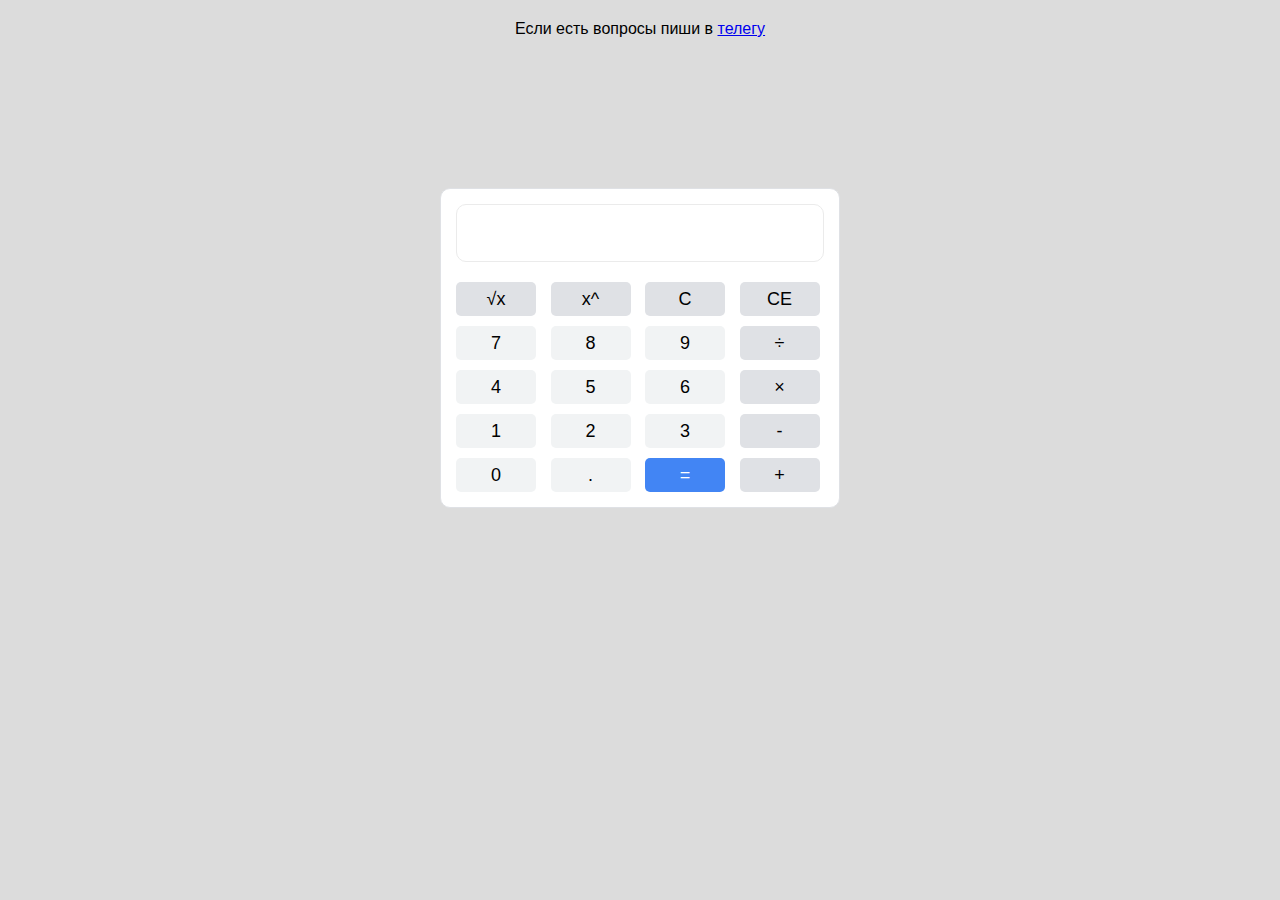
<file: calculator.github.io/index.html>
<!DOCTYPE html>
<html lang="ru">
<head>
    <meta charset="UTF-8">
    <title>Calculator</title>
    <link rel="stylesheet" href="index.css">
<!--    Я черпал вдохновение из дизайна калькулятора google -->
</head>
<body>
<div style="display: flex; justify-content: center; margin-top: 20px">
    <p>Если есть вопросы пиши в <a target="_blank" href="https://t.me/Anton1310">телегу</a></p>
</div>
    <article class="container">
        <section class="display">
            <div class="display--current current"></div>
        </section>
        <section class="btn--container">

            <button class="btn__item btn__item--action action" value="√">√x</button>
            <button class="btn__item btn__item--action action" value="^">x^</button>
            <button class="btn__item btn__item--action ans" value="C">C</button>
            <button class="btn__item btn__item--action delete" value="CE">CE</button>

            <button class="btn__item btn__item--number" value="7">7</button>
            <button class="btn__item btn__item--number" value="8">8</button>
            <button class="btn__item btn__item--number" value="9">9</button>
            <button class="btn__item btn__item--action action" value="/">&divide;</button>

            <button class="btn__item btn__item--number" value="4">4</button>
            <button class="btn__item btn__item--number" value="5">5</button>
            <button class="btn__item btn__item--number" value="6">6</button>
            <button class="btn__item btn__item--action action" value="×">×</button>

            <button class="btn__item btn__item--number" value="1">1</button>
            <button class="btn__item btn__item--number" value="2">2</button>
            <button class="btn__item btn__item--number" value="3">3</button>
            <button class="btn__item btn__item--action action" value="-">-</button>

            <button class="btn__item btn__item--number" value="0">0</button>
            <button class="btn__item btn__item--number" value=".">.</button>
            <button class="btn__item btn__item--result" value="=">=</button>
            <button class="btn__item btn__item--action action" value="+">+</button>
        </section>
    </article>
<script src="main.js"></script>
</body>
</html>
</file>
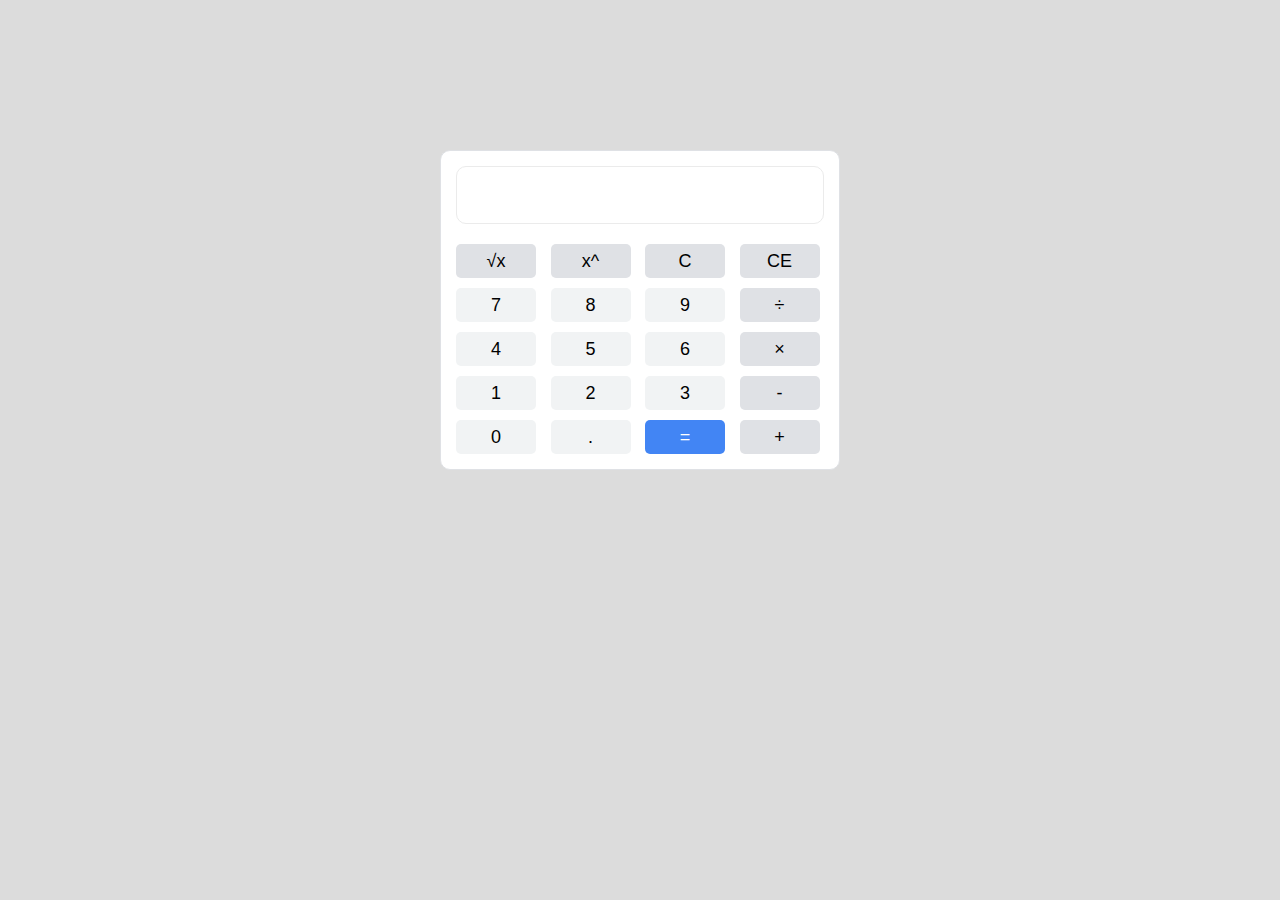
<file: calculator/index.html>
<!DOCTYPE html>
<html lang="ru">
<head>
    <meta charset="UTF-8">
    <title>Calculator</title>
    <link rel="stylesheet" href="index.css">
<!--    Я черпал вдохновение из дизайна калькулятора google -->
</head>
<body>
    <article class="container">
        <section class="display">
            <div class="display--current current"></div>
        </section>
        <section class="btn--container">

            <button class="btn__item btn__item--action action" value="√">√x</button>
            <button class="btn__item btn__item--action action" value="^">x^</button>
            <button class="btn__item btn__item--action ans" value="C">C</button>
            <button class="btn__item btn__item--action delete" value="CE">CE</button>

            <button class="btn__item btn__item--number" value="7">7</button>
            <button class="btn__item btn__item--number" value="8">8</button>
            <button class="btn__item btn__item--number" value="9">9</button>
            <button class="btn__item btn__item--action action" value="/">&divide;</button>

            <button class="btn__item btn__item--number" value="4">4</button>
            <button class="btn__item btn__item--number" value="5">5</button>
            <button class="btn__item btn__item--number" value="6">6</button>
            <button class="btn__item btn__item--action action" value="×">×</button>

            <button class="btn__item btn__item--number" value="1">1</button>
            <button class="btn__item btn__item--number" value="2">2</button>
            <button class="btn__item btn__item--number" value="3">3</button>
            <button class="btn__item btn__item--action action" value="-">-</button>

            <button class="btn__item btn__item--number" value="0">0</button>
            <button class="btn__item btn__item--number" value=".">.</button>
            <button class="btn__item btn__item--result" value="=">=</button>
            <button class="btn__item btn__item--action action" value="+">+</button>
        </section>
    </article>
<script src="main.js"></script>
</body>
</html>
</file>
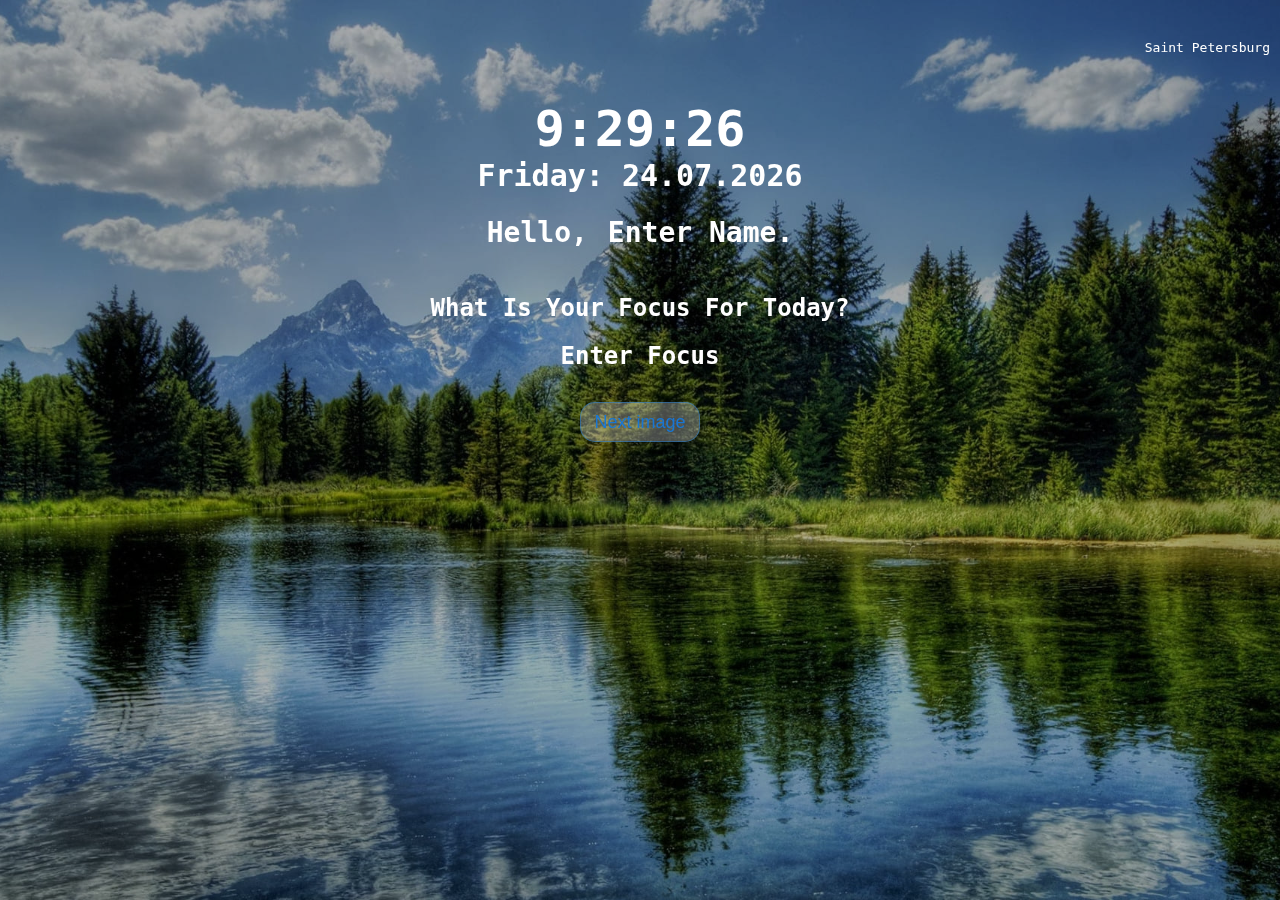
<file: momentum/index.html>
<!DOCTYPE html>
<html lang="en">
<head>
    <meta charset="UTF-8">
    <link rel="stylesheet" href="style.css" />
    <link rel="stylesheet" href="owfont-regular.css" />
    <title>Momentum</title>
    <meta name="viewport" content="width=device-width, initial-scale=1.0">
</head>
<body>
        <h1 class="time"></h1>
        <h1 class="date"></h1>
        <h2 class="nameContainer">
            <span>Hello,</span>
            <span class="name" contenteditable>Enter Name</span>
            <span>.</span>
        </h2>
        <h2 class="focusTitle">What Is Your Focus For Today?</h2>
        <h2 class="focus" contenteditable>Enter Focus</h2>
        <button class="pagination__btn next">Next image</button>
        <div class="quoteContainer">
            <figure class="quote">
                <blockquote>
                </blockquote>
                <figcaption>
                </figcaption>
            </figure>
        </div>
        <div class="weather">
            <i class="weather-icon owf"></i>
            <div class="temperature"></div>
            <div class="weather-description"></div>
            <span class="city" contenteditable></span>
        </div>
    <div class="bg-overlay"></div>
    <script src="momentum.js"></script>
</body>
</html>
</file>
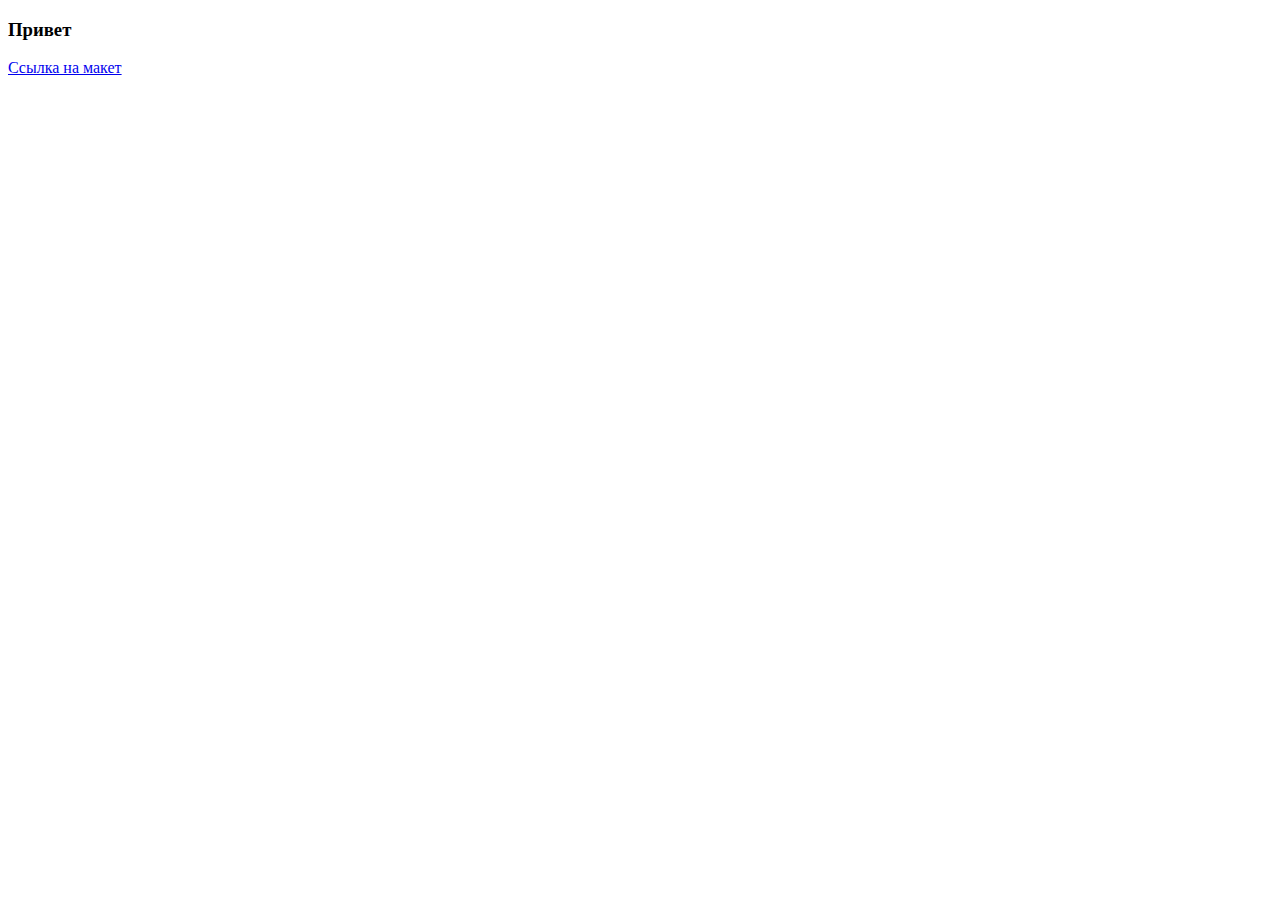
<file: shelter/index.html>
<!DOCTYPE html>
<html lang="en">
<head>
    <meta charset="UTF-8">
    <title>Shelter</title>
    <meta http-equiv="refresh" content="1;URL='./pages/main/main.html'" />
    <meta name="viewport" content="width=device-width, initial-scale=1.0">
</head>
<body>
<div>
    <h3>Привет</h3>
    <p><a href="./pages/main/main.html">Ссылка на макет</a></p>
</div>

</body>
</html>
</file>
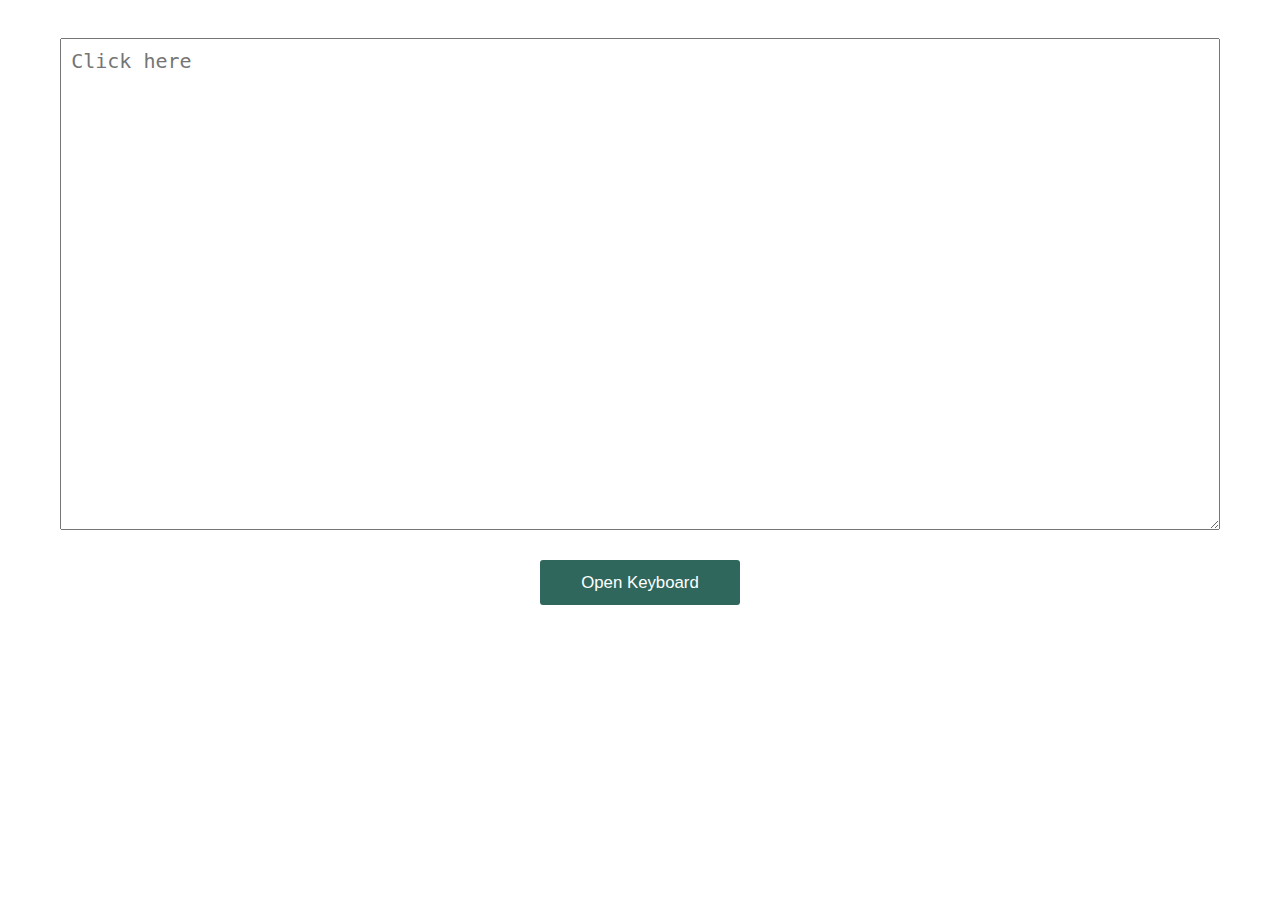
<file: virtual-keyboard/index.html>
<!DOCTYPE html>
<head>
    <title>Virtual keyboard</title>
    <meta name="viewport" content="width=device-width, initial-scale=1.0">
    <meta charset="utf-8">
    <link rel="shortcut icon" href="assets/favicon.ico">
   <link href="https://fonts.googleapis.com/icon?family=Material+Icons" rel="stylesheet">
    <link rel="stylesheet" href="styles.css">
</head>
<body style="display: flex; flex-direction: column">
    <textarea class="use-keyboard-input" placeholder="Click here"></textarea>
    <button class="open-keyboard F">Open Keyboard</button>
    <button class="close-keyboard hidden">Close Keyboard</button>
    <script src="script.js"></script>
</body>
</file>
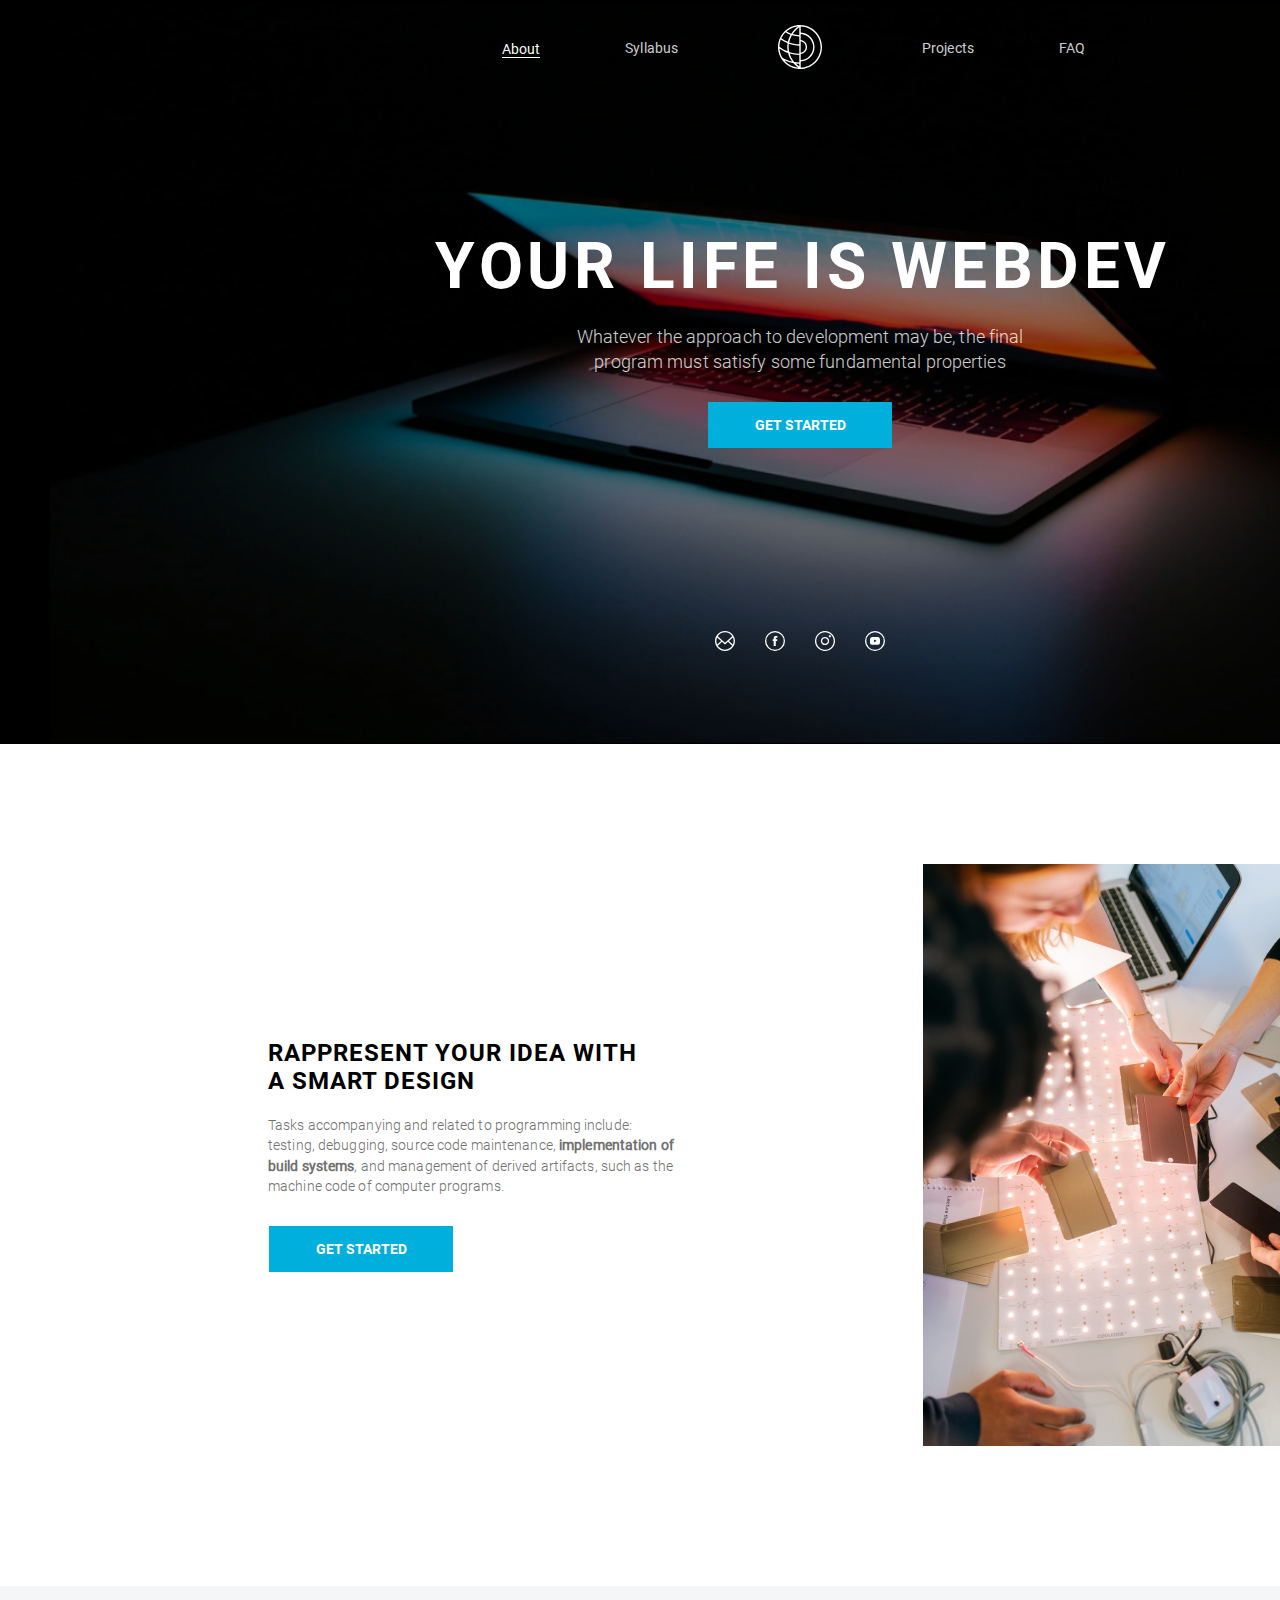
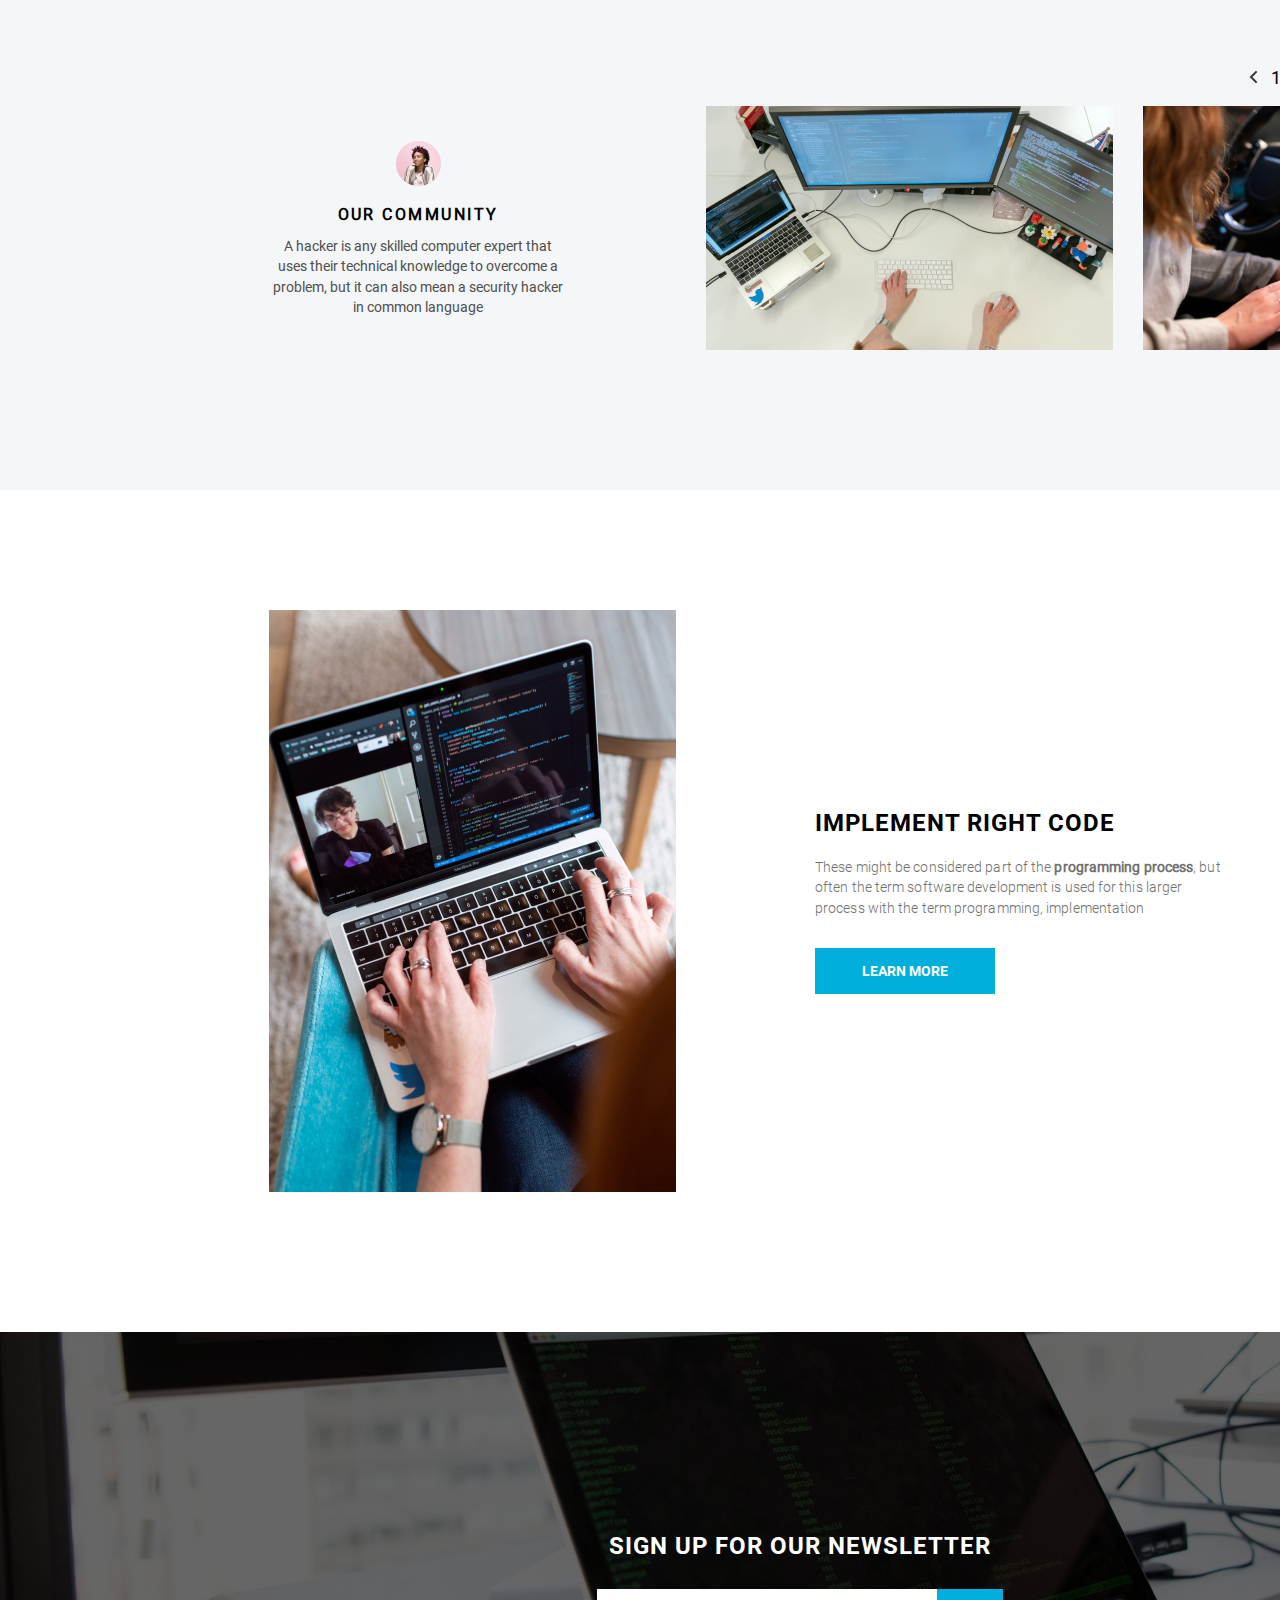
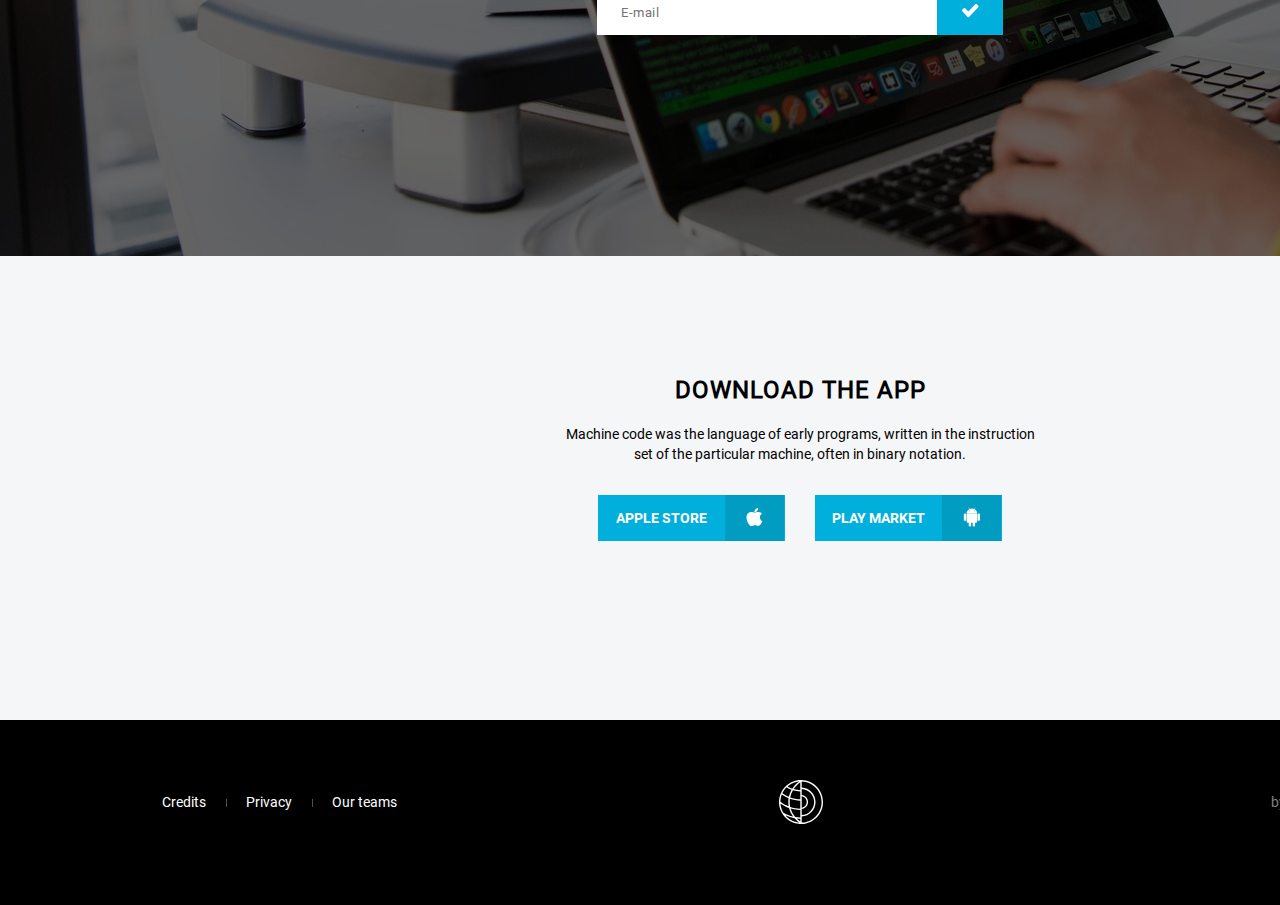
<file: webdev/index.html>
<!DOCTYPE html>
<html lang="ru">
<head>
    <meta charset="UTF-8">
    <meta name="author" content="Anton Sivagin">
    <title>WebDev</title>
    <link href="styles.css" type="text/css" rel="stylesheet">
</head>
<body>
<article>
    <section class="main">
        <div class="main__wrap">
            <img class="wrap__image" src="assets/images/bg-image.png" alt="computer">
        </div>
        <header class="main__header header">
            <nav class="header__navbar navbar">
                <ul class="navbar__menu menu">
                    <li class="menu__item menu__item--active"><a>About</a></li>
                    <li class="menu__item"><a>Syllabus</a></li>
                    <li class="menu__item"><a><img src="assets/images/logo.svg" alt="main"/></a></li>
                    <li class="menu__item"><a>Projects</a></li>
                    <li class="menu__item"><a>FAQ</a></li>
                </ul>
            </nav>
        </header>


        <div class="main__title slogan">
            <h1 class="slogan__motto">your life is WebDev</h1>
            <p class="slogan__title title">
                Whatever the approach to development may be,
                the final <br />program must satisfy some
                fundamental properties
            </p>
            <button class="slogan__button button button--main"><a href="#download">get started</a></button>
            <div class="slogan__social social">
                <ul class="social__group">
                    <li class="social__item"><a><img src="assets/images/mail_fff.svg" alt="Mail" /></a></li>
                    <li class="social__item"><a><img src="assets/images/facebook_fff.svg" alt="Facebook" /></a></li>
                    <li class="social__item"><a><img src="assets/images/insta_fff.svg" alt="Instagram" /></a></li>
                    <li class="social__item"><a><img src="assets/images/telegram_fff.svg" alt="Telegram" /></a></li>
                </ul>
            </div>
        </div>

    </section>


    <section class="unit_2">
        <div class="rappresent">
            <h2 class="rappresent__slogan slogan--h2">Rappresent your idea with a smart Design</h2>
            <p class="rappresent__title title">
                Tasks accompanying and related to programming include:
                testing, debugging, source code maintenance, <strong>implementation of
                build systems</strong>, and management of derived artifacts, such as the
                machine code of computer programs.
            </p>
            <button class="rappresent__button button button-main"><a href="#download">get started</a></button>
        </div>
        <div class="unit_2__wrap">
            <img src="assets/images/content-image-1.png" alt="" />
        </div>
    </section>


    <section class="unit_3">
        <div class="community">
            <div class="community__image">
                <img src="assets/images/foto.png" alt="User User">
            </div>
            <h3 class="community__slogan ">our community</h3>
            <p class="community__title">
                A hacker is any skilled computer expert that uses
                their technical knowledge to overcome a problem,
                but it can also mean a security hacker in common language
            </p>
        </div>
        <div class="unit_3__fotos">
            <p class="fotos__switch">
                <svg class="arrow--left arrow" width="9" height="14" viewBox="0 0 9 14" fill="none" xmlns="http://www.w3.org/2000/svg">
                    <path d="M7.65685 1.34315L2 7L7.65685 12.6569" stroke="#373737" stroke-width="2"/>
                </svg>
                <span>1</span>
                <span>/</span>
                <span>5</span>
                <svg class="arrow--right arrow" width="9" height="14" viewBox="0 0 9 14" fill="none" xmlns="http://www.w3.org/2000/svg">
                    <path d="M1.34314 1.34315L6.99999 7L1.34314 12.6569" stroke="#373737" stroke-width="2"/>
                </svg>
            </p>
            <div class="fotos__container">
                <img class="fotos__items" src="assets/images/rectangle%202_1.png" alt="" />
                <img class="fotos__items" src="assets/images/rectangle%202_2.png" alt="" />
                <img class="fotos__items" src="assets/images/rectangle%202_3.png" alt="" />
            </div>
        </div>
    </section>


    <section class="unit_4">
        <div class="unit_4__wrap">
            <img src="assets/images/content-image-2.png" alt=""/>
        </div>

        <div class="implement">
            <h2 class="implement__slogan slogan--h2">Implement right Code</h2>
            <p class="implement__title title">
                These might be considered part of the <strong>programming process</strong>,
                but often the term software development is used for this larger
                process with the term programming, implementation
            </p>
            <button class="implement__button button button-main">learn more</button>
        </div>
    </section>


    <section class="unit_5 form">
        <h2 class="form__slogan">sign up for our newsletter</h2>
        <form class="form__field">
            <label>
                <input class="field__input" type="email" placeholder="E-mail" />
            </label>
            <button type="button" class="field__button button">
                <svg width="17" height="14" viewBox="0 0 17 14" fill="none" xmlns="http://www.w3.org/2000/svg">
                    <path fill-rule="evenodd" clip-rule="evenodd" d="M16.5248 2.58121C16.5248 2.30311 16.4182 2.02485 16.2263 1.82464L14.7764 0.31155C14.5845 0.111175 14.3179 0 14.0514 0C13.7849 0 13.5183 0.111175 13.3264 0.31155L6.33274 7.62146L3.19835 4.33912C3.00645 4.13891 2.73991 4.02757 2.47338 4.02757C2.20683 4.02757 1.9403 4.13891 1.7484 4.33912L0.29849 5.8524C0.106571 6.05261 0 6.33068 0 6.60896C0 6.88704 0.106571 7.16513 0.29849 7.36551L5.60776 12.9064C5.79967 13.1066 6.06621 13.2179 6.33274 13.2179C6.59927 13.2179 6.86575 13.1066 7.05764 12.9064L16.2263 3.33775C16.4182 3.13756 16.5248 2.85947 16.5248 2.58121Z" fill="white"/>
                </svg>
            </button>
        </form>
    </section>


    <section  class="unit_6 download">
        <h2 class="download__slogan"><a name="download">Download the App</a></h2>
        <p class="download__title">
            Machine code was the language of early programs,
            written in the instruction set of the particular
            machine, often in binary notation.
        </p>
        <div class="download__apps">
            <div class="buttonStore button download__button--right">
                <a class="buttonStore__text" href="https://www.apple.com/ru/ios/app-store/" target="_blank">apple store</a>
                <a class="buttonStore__iconWrap" href="https://www.apple.com/ru/ios/app-store/" target="_blank"><img src="assets/images/icon-apple.svg" alt="Apple Store"></a>
            </div>
            <div class="buttonStore button">
                <a class="buttonStore__text" href="https://www.apple.com/ru/ios/app-store/" target="_blank">play market</a>
                <a class="buttonStore__iconWrap" href="https://www.apple.com/ru/ios/app-store/" target="_blank"><img src="assets/images/icon-android.svg" alt="Play Market"></a>
            </div>
        </div>
    </section>


    <footer class="unit_7 footer">
        <ul class="footer__menu footerLink">
            <li class="footerLink__item">
                <a class="lineMargin">Credits</a>
                <svg width="1" height="8" viewBox="0 0 1 8" fill="none" xmlns="http://www.w3.org/2000/svg">
                    <line x1="0.5" y1="8" x2="0.5" y2="1.58951e-08" stroke="#4E4E4E"/>
                </svg>
            </li>
            <li class="footerLink__item">
                <a class="lineMargin">Privacy</a>
                <svg width="1" height="8" viewBox="0 0 1 8" fill="none" xmlns="http://www.w3.org/2000/svg">
                    <line x1="0.5" y1="8" x2="0.5" y2="1.58951e-08" stroke="#4E4E4E"/>
                </svg>
            </li>
            <li class="footerLink__item"><a>Our teams</a></li>
        </ul>
        <div class="footer__wrap">
            <img src="assets/images/logo.svg" alt=""/>
        </div>
        <p class="footer__author">
            by TonYem for RSS at 2020
        </p>
    </footer>
</article>
</body>
</html>
</file>
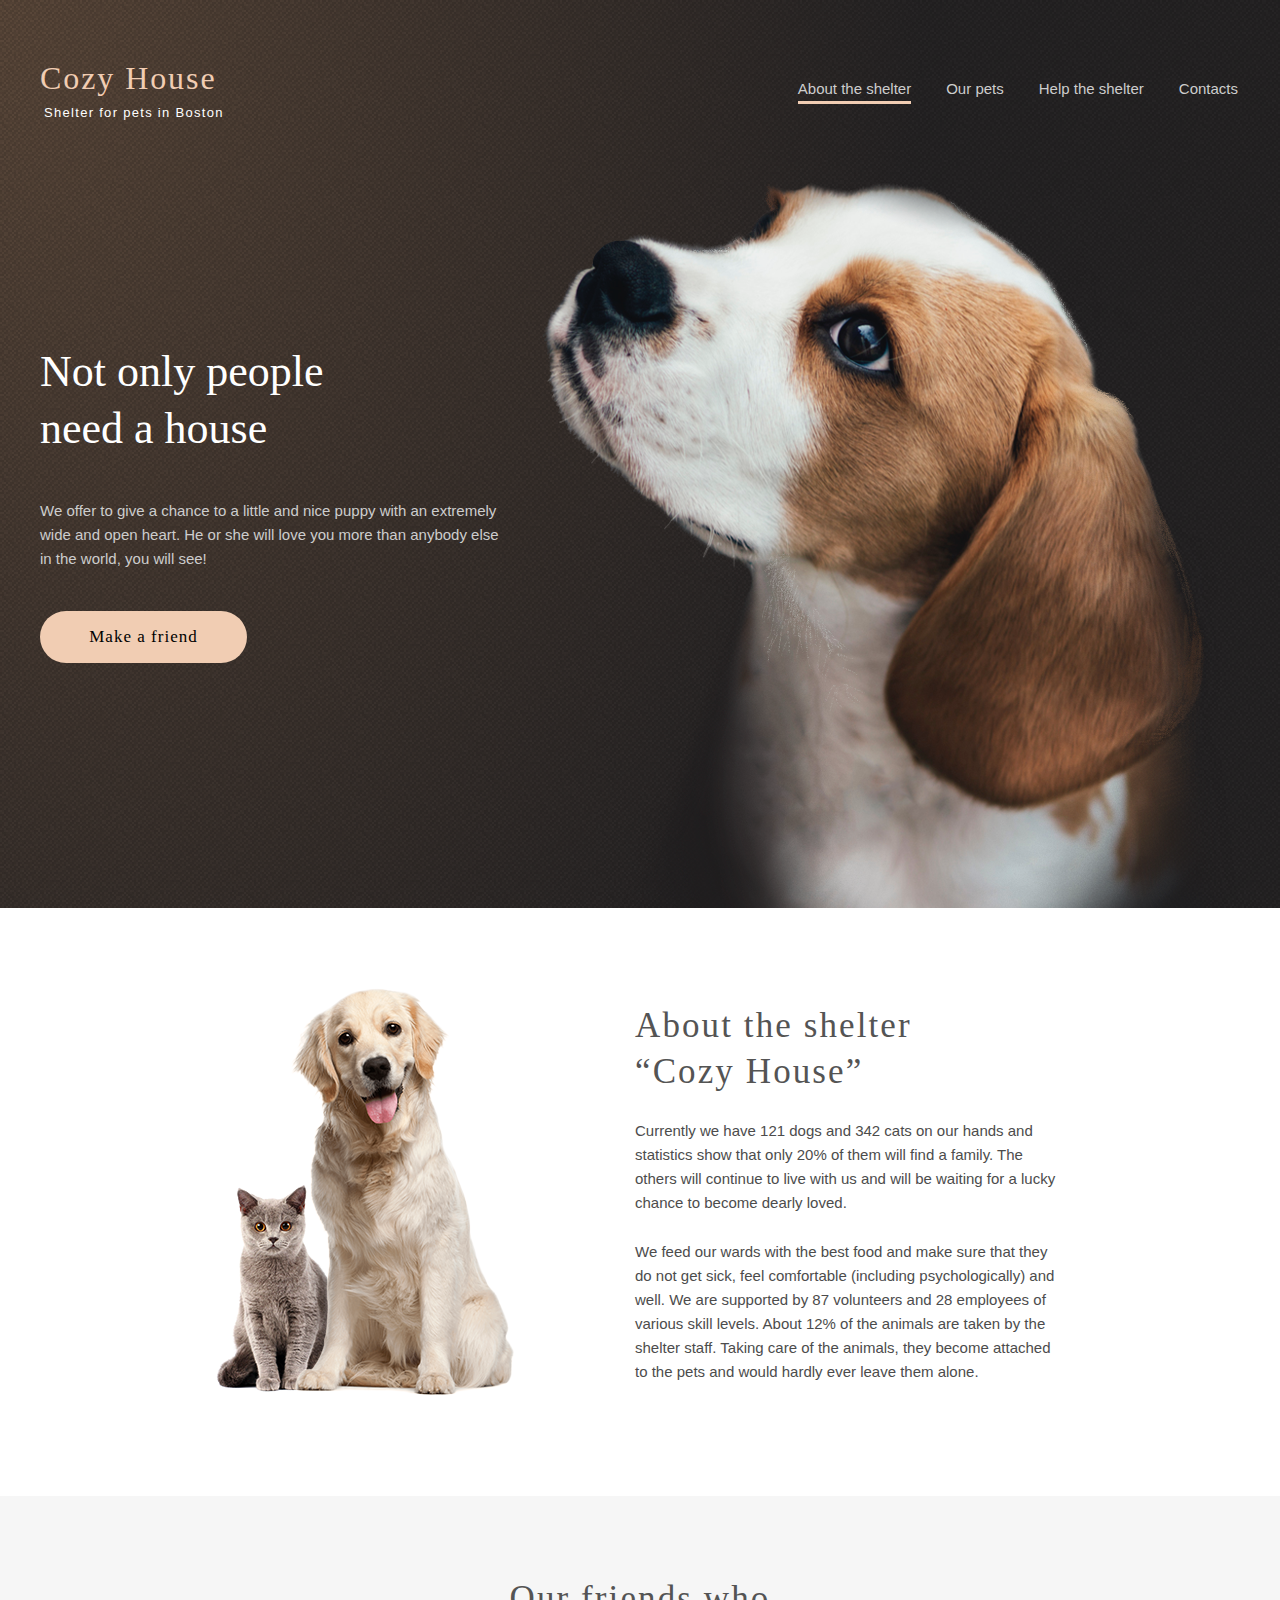
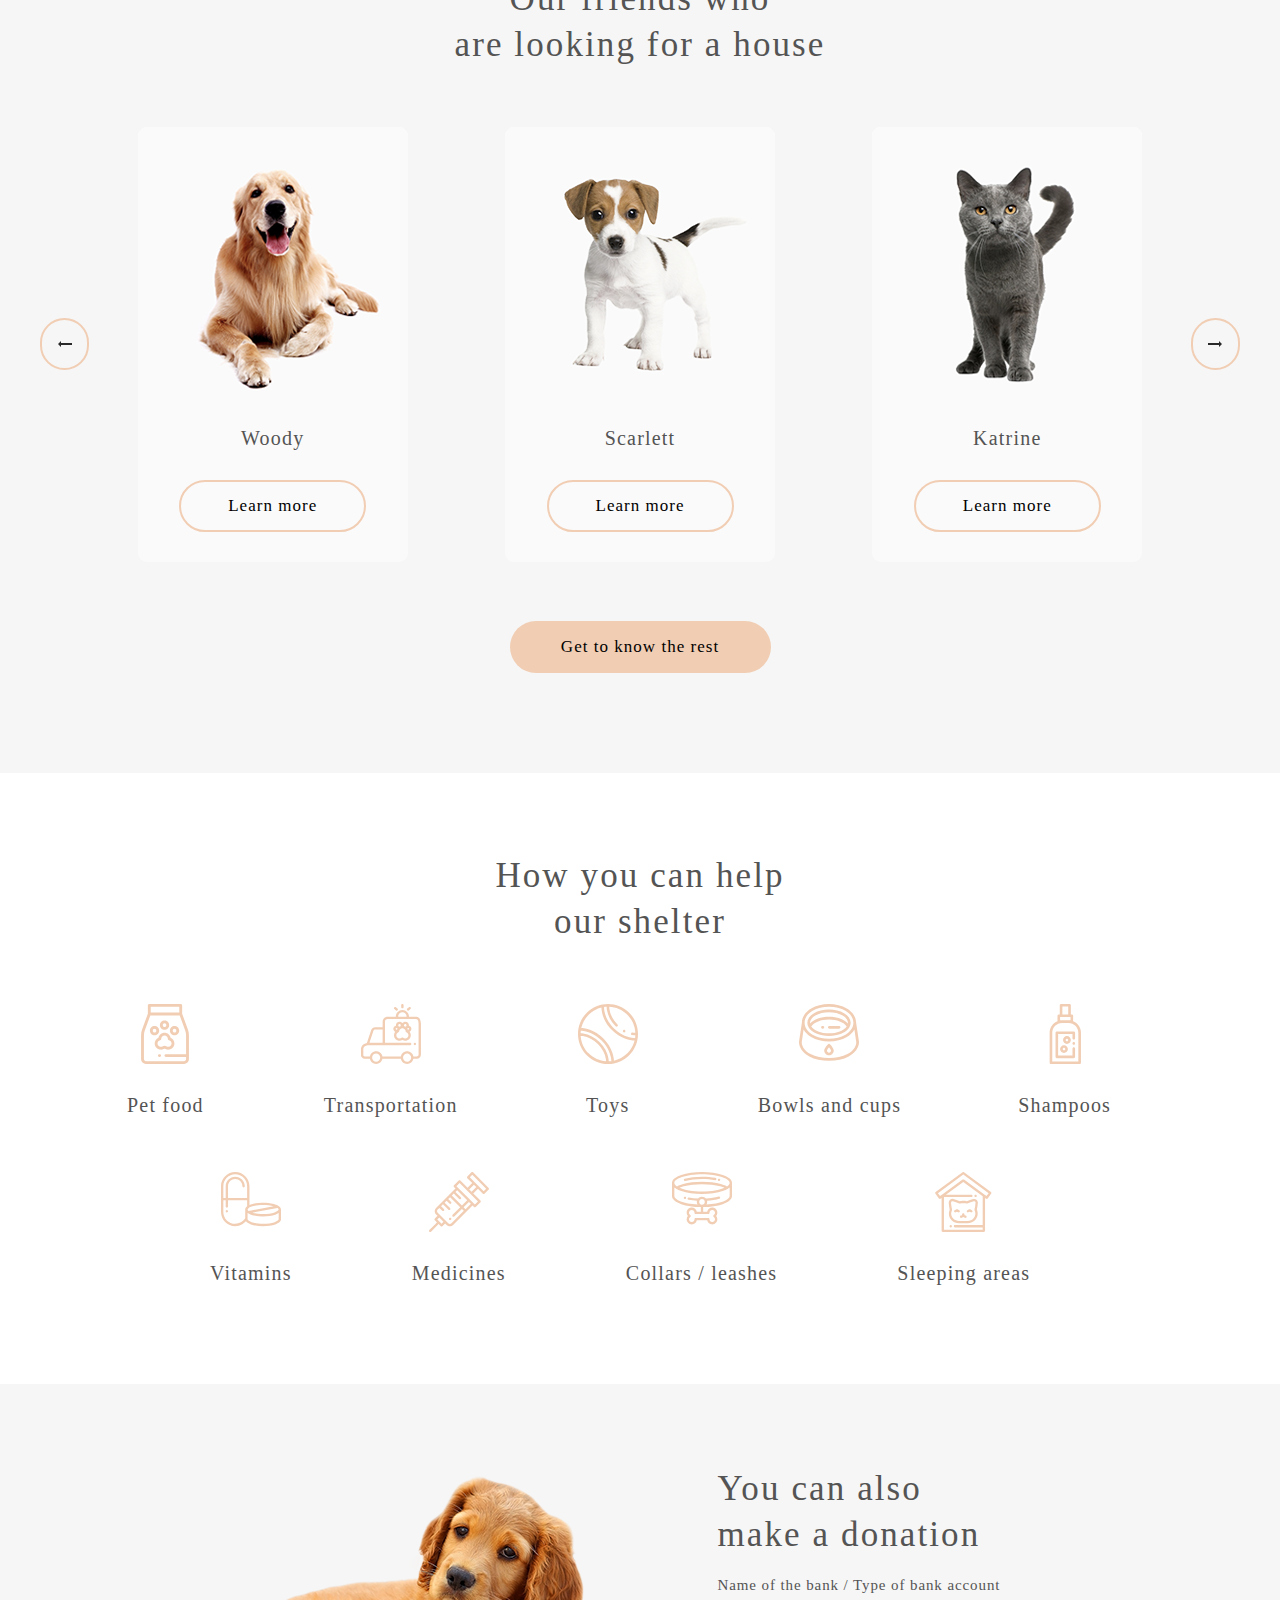
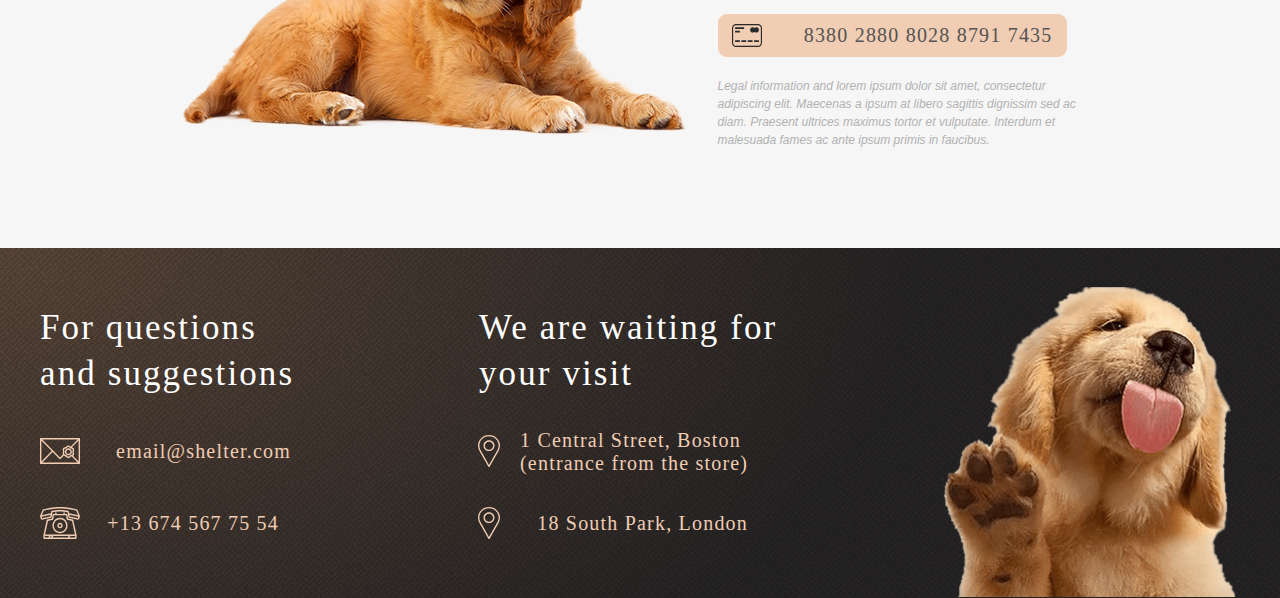
<file: shelter/pages/main/main.html>
<!DOCTYPE html>
<html lang="en">
<head>
  <meta charset="UTF-8">
  <title>Main Page</title>
  <link rel="stylesheet" type="text/css" href="../normalize.css" />
  <link rel="stylesheet" type="text/css" href="main.css" />
  <meta name="viewport" content="width=device-width, initial-scale=1.0">
</head>
<body>
<article class="main">
  <section class="main__header">
    <header class="header">
      <div class="header__logo">
        <h1 class="logo__title"><a href="./main.html">Cozy House</a></h1>
        <span class="logo__subTitle">Shelter for pets in Boston</span>
      </div>
      <nav class="header__nav">
        <ul class="nav__menu">
          <li class="nav__item nav__item-active"><a href="./main.html">About the shelter</a></li>
          <li class="nav__item"><a href="../pets/pets.html">Our pets</a></li>
          <li class="nav__item"><a>Help the shelter</a></li>
          <li class="nav__item"><a>Contacts</a></li>
        </ul>
      </nav>
      <div class="burger">
        <div class="hamburger-menu">
        <input id="menu__toggle" type="checkbox" />
        <label class="menu__btn" for="menu__toggle">
          <span class="burger-click"></span>
        </label>
        <ul class="menu__box">
<!--          <li>-->
<!--            <h1 class="logo__title"><a href="./main.html">Cozy House</a></h1>-->
<!--            <span class="logo__subTitle">Shelter for pets in Boston</span>-->
<!--          </li>-->
          <li class="hamburger__item hamburger__item--active"><a href="./main.html">About the shelter</a></li>
          <li class="hamburger__item"><a href="../pets/pets.html">Our pets</a></li>
          <li class="hamburger__item"><a>Help the shelter</a></li>
          <li class="hamburger__item"><a>Contacts</a></li>
        </ul>
      </div>
      </div>
      <div class="burgerOverlay"></div>
    </header>
    <main class="startScreen">
      <div class="startScreen__contentStart">
        <h2 class="contentStart__heading">Not only people <br /> need a house</h2>
        <p class="contentStart__subHeading p-L">
          We offer to give a chance to a little and
          nice puppy with an extremely wide and open heart.
          He or she will love you more than anybody else in the world,
          you will see!
        </p>
        <div class="contentStart__buttonWrap">
          <button class="contentStart__button" onclick="location.href='../pets/pets.html';">Make a friend</button>
        </div>
      </div>
      <div class="startScreen__wrapper"><img src="../../assets/images/start-screen-puppy.png" alt="puppy" /></div>
    </main>
  </section>

  <section class="main__about">
    <div class="about">
    <div class="about__wrapper">
      <img src="../../assets/images/about-pets.png" alt="about">
    </div>
    <div class="about__description">
      <h3 class="description__item">About the shelter <br /> “Cozy House”</h3>
      <p class="p-L description__item">
        Currently we have 121 dogs and 342 cats on our hands
        and statistics show that only 20% of them will find a family.
        The others will continue to live with us and will be waiting
        for a lucky chance to become dearly loved.
      </p>
      <p class="p-L">
        We feed our wards with the best food and make sure that they do not get sick,
        feel comfortable (including psychologically) and well. We are supported by 87
        volunteers and 28 employees of various skill levels. About 12% of the animals
        are taken by the shelter staff. Taking care of the animals, they become attached
        to the pets and would hardly ever leave them alone.
      </p>
    </div>
    </div>
  </section>

  <section class="main__pets">
    <div class="pets">
      <h3 class="pets__title">Our friends who <br />
        are looking for a house</h3>
      <div class="pets__cards">
        <button class="btn-circle cards__arrow left" value="1"><img src="../../assets/icons/arrow-left.svg" alt="left"></button>
        <button class="btn-circle cards__arrow right" value="2"><img src="../../assets/icons/arrow-right.svg" alt="right"></button>
      </div>
      <button class="pets__button" onclick="location.href='../pets/pets.html';">Get to know the rest</button>
    </div>
    <div class="overlayPopup"></div>
  </section>

  <section class="main__help">
    <div class="help">
      <h3 class="help__title">How you can help <br />
        our shelter</h3>
    <div class="help__types">
      <div class="types__itemHelp itemHelp">
        <div class="itemHelp__wrap"><img src="../../assets/icons/food.svg" alt="food"/></div>
        <h4 class="itemHelp__title">Pet food</h4>
      </div>
      <div class="types__itemHelp itemHelp">
        <div class="itemHelp__wrap"><img src="../../assets/icons/transportation.svg" alt="food"/></div>
        <h4 class="itemHelp__title">Transportation</h4>
      </div>
      <div class="types__itemHelp itemHelp">
        <div class="itemHelp__wrap"><img src="../../assets/icons/toys.svg" alt="toys"/></div>
        <h4 class="itemHelp__title">Toys</h4>
      </div>
      <div class="types__itemHelp itemHelp">
        <div class="itemHelp__wrap"><img src="../../assets/icons/bowls-and-cups.svg" alt="bowls-and-cups"/></div>
        <h4 class="itemHelp__title">Bowls and cups</h4>
      </div>
      <div class="types__itemHelp itemHelp">
        <div class="itemHelp__wrap"><img src="../../assets/icons/shampoos.svg" alt="shampoos"/></div>
        <h4 class="itemHelp__title">Shampoos</h4>
      </div>
      <div class="types__itemHelp itemHelp">
        <div class="itemHelp__wrap"><img src="../../assets/icons/vitamins.svg" alt="vitamins"/></div>
        <h4 class="itemHelp__title">Vitamins</h4>
      </div>
      <div class="types__itemHelp itemHelp">
        <div class="itemHelp__wrap"><img src="../../assets/icons/medicines.svg" alt="medicines"/></div>
        <h4 class="itemHelp__title">Medicines</h4>
      </div>
      <div class="types__itemHelp itemHelp">
        <div class="itemHelp__wrap"><img src="../../assets/icons/collars-or-leashes.svg" alt="collars-or-leashes"/></div>
        <h4 class="itemHelp__title">Collars / leashes</h4>
      </div>
      <div class="types__itemHelp itemHelp">
        <div class="itemHelp__wrap"><img src="../../assets/icons/sleeping-area.svg" alt="sleeping-area.svg"/></div>
        <h4 class="itemHelp__title">Sleeping areas</h4>
      </div>
    </div>
    </div>
  </section>

  <section class="main__donation">
    <div class="donation">
      <div class="donation__wrap"><img src="../../assets/images/donation-dog.png" alt="donation dog"></div>
      <div class="donation__content">
        <h3 class="contentDon__slogan">You can also <br /> make a donation</h3>
        <h5 class="contentDon__bank">Name of the bank / Type of bank account</h5>
        <a class="contentDon__btn">
          <img src="../../assets/icons/credit-card.svg" alt="credit card">
          <h4>8380 2880 8028 8791 7435</h4>
        </a>
        <p class="contentDon__description p-S">
          Legal information and lorem ipsum dolor sit amet,
          consectetur adipiscing elit. Maecenas a ipsum at
          libero sagittis dignissim sed ac diam.
          Praesent ultrices maximus tortor et vulputate.
          Interdum et malesuada fames ac ante ipsum primis in faucibus.
        </p>
      </div>
    </div>
  </section>

  <footer class="main__footer">
    <div class="footer">
      <div class="footer__questions column">
        <h3 class="questions__title">For questions and suggestions</h3>
        <a class="questions__item"  href="mailto:email@shelter.com">
          <img src="../../assets/icons/mail.svg" alt="mail">
          <h4>email@shelter.com</h4>
        </a>
        <a class="questions__item" href="tel:+13 674 567 75 54">
          <img src="../../assets/icons/phone.svg" alt="phone">
          <h4>+13 674 567 75 54</h4>
        </a>
      </div>
      <div class="footer__address column">
        <h3 class="address__title">We are waiting for your visit</h3>
      <a class="address__item" target="_blank"
         href="https://www.google.com/maps/place/59%C2%B056'18.8%22N+30%C2%B018'53.8%22E/@59.9385467,30.3127533,17z/data=!3m1!4b1!4m6!3m5!1s0x0:0x0!7e2!8m2!3d59.9385435!4d30.3149423">
        <img class="wrong1" src="../../assets/icons/pin.svg" alt="address 1">
        <h4 class="wrong2">1 Central Street, Boston (entrance from the store)</h4>
      </a>
      <a class="address__item" target="_blank"
              href="https://www.google.com/maps/place/59%C2%B056'18.8%22N+30%C2%B018'53.8%22E/@59.9385467,30.3127533,17z/data=!3m1!4b1!4m6!3m5!1s0x0:0x0!7e2!8m2!3d59.9385435!4d30.3149423">
        <img src="../../assets/icons/pin.svg" alt="address 2">
        <h4>18 South Park, London</h4>
      </a>
      </div>
      <div class="footer__wrap">
        <img src="../../assets/images/footer-puppy.png" alt="puppy" />
      </div>
    </div>
  </footer>
</article>
<script src="../pets.js"></script>
<script src="main.js"></script>
</body>
</html>
</file>
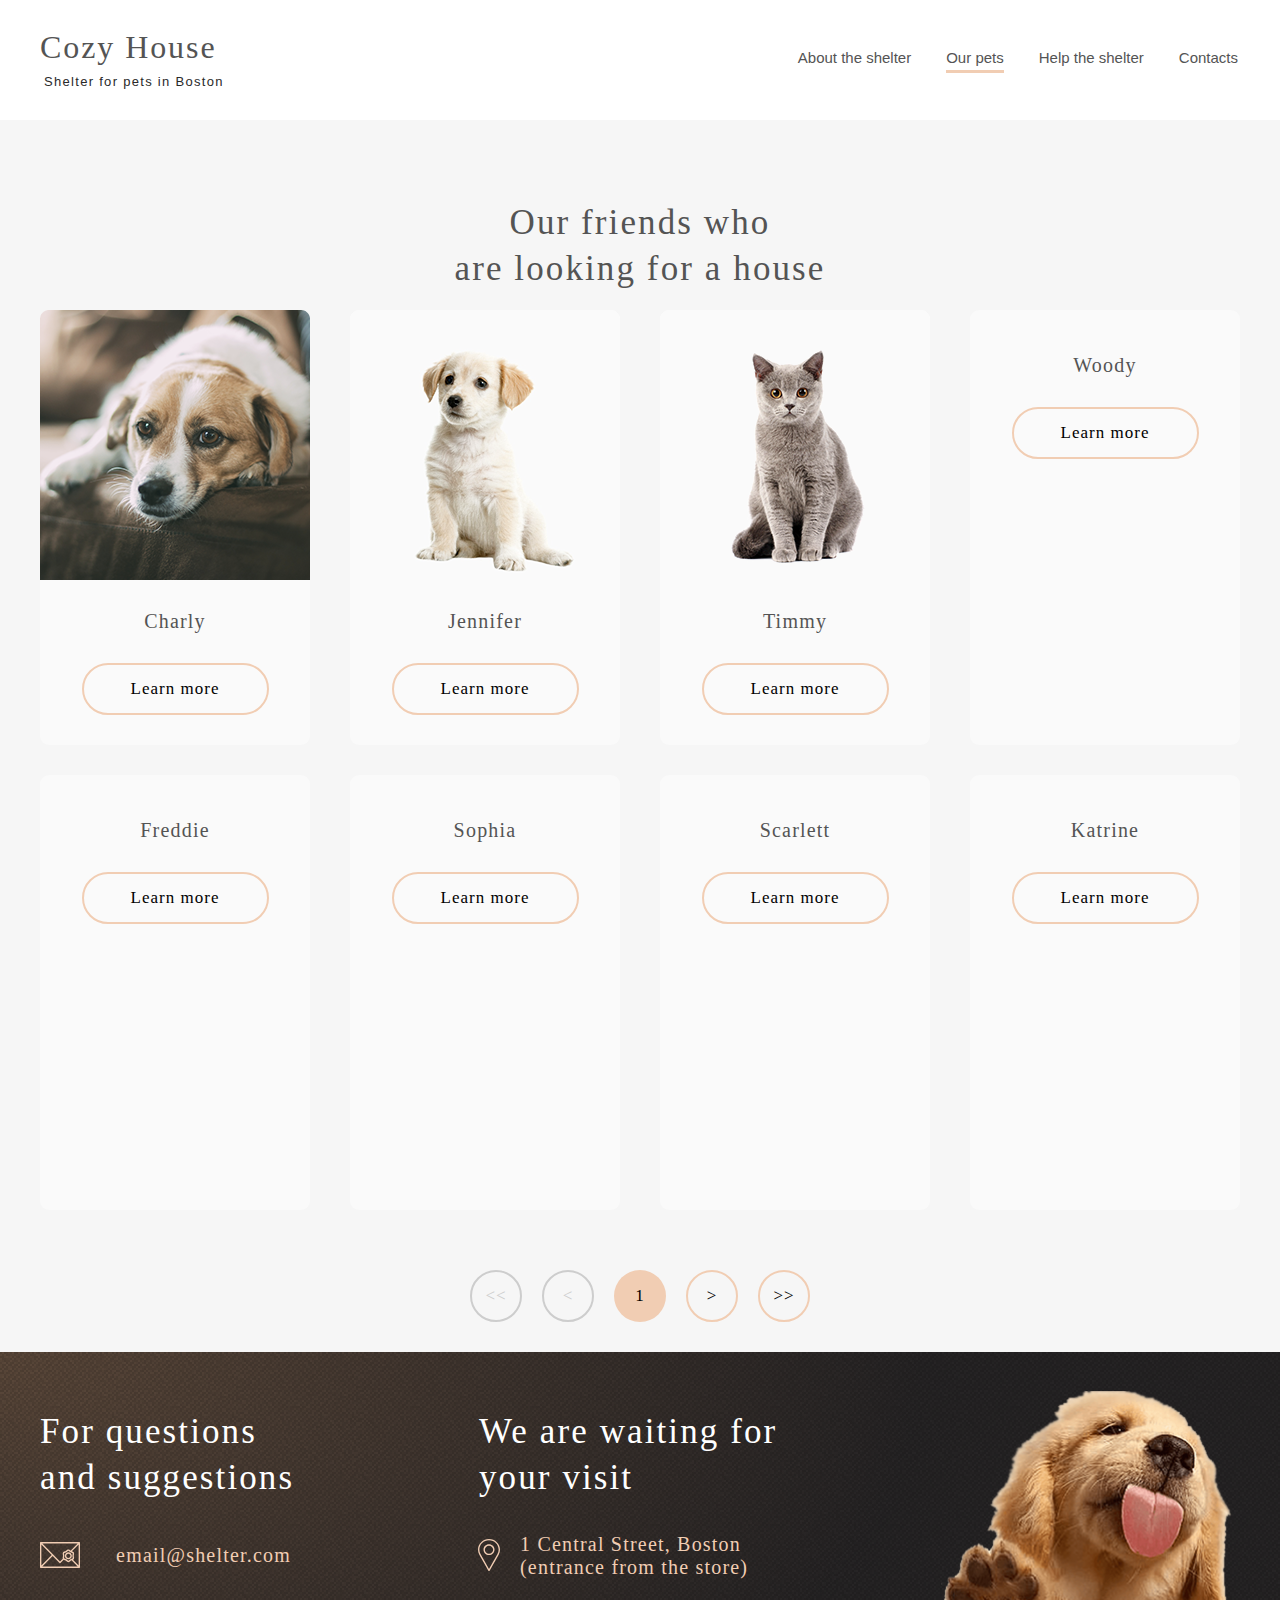
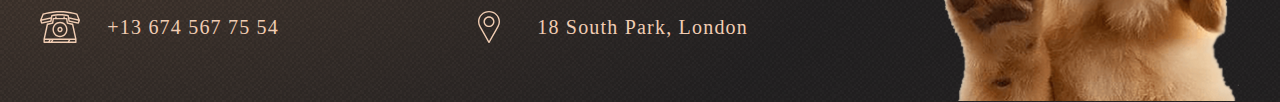
<file: shelter/pages/pets/pets.html>
<!DOCTYPE html>
<html lang="en">
<head>
    <meta charset="UTF-8">
    <title>Pets Page</title>
    <link rel="stylesheet" type="text/css" href="../normalize.css" />
    <link rel="stylesheet" type="text/css" href="pets.css" />
    <meta name="viewport" content="width=device-width, initial-scale=1.0">
</head>
<body>
<article class="main">

    <section class="main__header">
        <header class="header">
            <div class="header__logo">
                <h1 class="logo__title"><a href="../main/main.html">Cozy House</a></h1>
                <span class="logo__subTitle">Shelter for pets in Boston</span>
            </div>
            <nav class="header__nav">
                <ul class="nav__menu">
                    <li class="nav__item"><a href="../main/main.html">About the shelter</a></li>
                    <li class="nav__item  nav__item-active"><a href="./pets.html">Our pets</a></li>
                    <li class="nav__item"><a>Help the shelter</a></li>
                    <li class="nav__item"><a>Contacts</a></li>
                </ul>
            </nav>
            <div class="burger">
            <div class="hamburger-menu">
                <input id="menu__toggle" type="checkbox" />
                <label class="menu__btn" for="menu__toggle">
                    <span class="burger-click"></span>
                </label>
                <ul class="menu__box">
<!--                    <li>-->
<!--                        <h1 class="logo__title"><a href="./main.html">Cozy House</a></h1>-->
<!--                        <span class="logo__subTitle">Shelter for pets in Boston</span>-->
<!--                    </li>-->
                    <li class="hamburger__item"><a href="../main/main.html">About the shelter</a></li>
                    <li class="hamburger__item hamburger__item--active"><a href="./pets.html">Our pets</a></li>
                    <li class="hamburger__item"><a>Help the shelter</a></li>
                    <li class="hamburger__item"><a>Contacts</a></li>
                </ul>
            </div>
            </div>
        </header>
    </section>

    <section class="main__pets">
        <div class="pets">
            <h3 class="pets__title">Our friends who <br />
                are looking for a house</h3>
            <div class="pets__cards"></div>
            </div>
            <div class="pets__navigation">
                <button class="navigation__button btn-circle fillLeft" value="1"><<</button>
                <button class="navigation__button btn-circle left"  value="2"><</button>
                <button class="navigation__button btn-circle pagination" >1</button>
                <button class="navigation__button btn-circle right"  value="3">></button>
                <button class="navigation__button btn-circle fullRight"  value="4">>></button>
            </div>
        <div class="overlayPopup"></div>
    </section>

    <footer class="main__footer">
        <div class="footer">
            <div class="footer__questions column">
                <h3 class="questions__title">For questions and suggestions</h3>
                <a class="questions__item"  href="mailto:email@shelter.com">
                    <img src="../../assets/icons/mail.svg" alt="mail">
                    <h4>email@shelter.com</h4>
                </a>
                <a class="questions__item" href="tel:+13 674 567 75 54">
                    <img src="../../assets/icons/phone.svg" alt="phone">
                    <h4>+13 674 567 75 54</h4>
                </a>
            </div>
            <div class="footer__address column">
                <h3 class="address__title">We are waiting for your visit</h3>
                <a class="address__item" target="_blank"
                   href="https://www.google.com/maps/place/59%C2%B056'18.8%22N+30%C2%B018'53.8%22E/@59.9385467,30.3127533,17z/data=!3m1!4b1!4m6!3m5!1s0x0:0x0!7e2!8m2!3d59.9385435!4d30.3149423">
                    <img class="wrong1" src="../../assets/icons/pin.svg" alt="address 1">
                    <h4 class="wrong2">1 Central Street, Boston (entrance from the store)</h4>
                </a>
                <a class="address__item" target="_blank"
                   href="https://www.google.com/maps/place/59%C2%B056'18.8%22N+30%C2%B018'53.8%22E/@59.9385467,30.3127533,17z/data=!3m1!4b1!4m6!3m5!1s0x0:0x0!7e2!8m2!3d59.9385435!4d30.3149423">
                    <img src="../../assets/icons/pin.svg" alt="address 2">
                    <h4>18 South Park, London</h4>
                </a>
            </div>
            <div class="footer__wrap">
                <img src="../../assets/images/footer-puppy.png" alt="puppy" />
            </div>
        </div>
    </footer>
</article>
<script src="../pets.js"></script>
<script src="pets.js"></script>
</body>
</html>
</file>
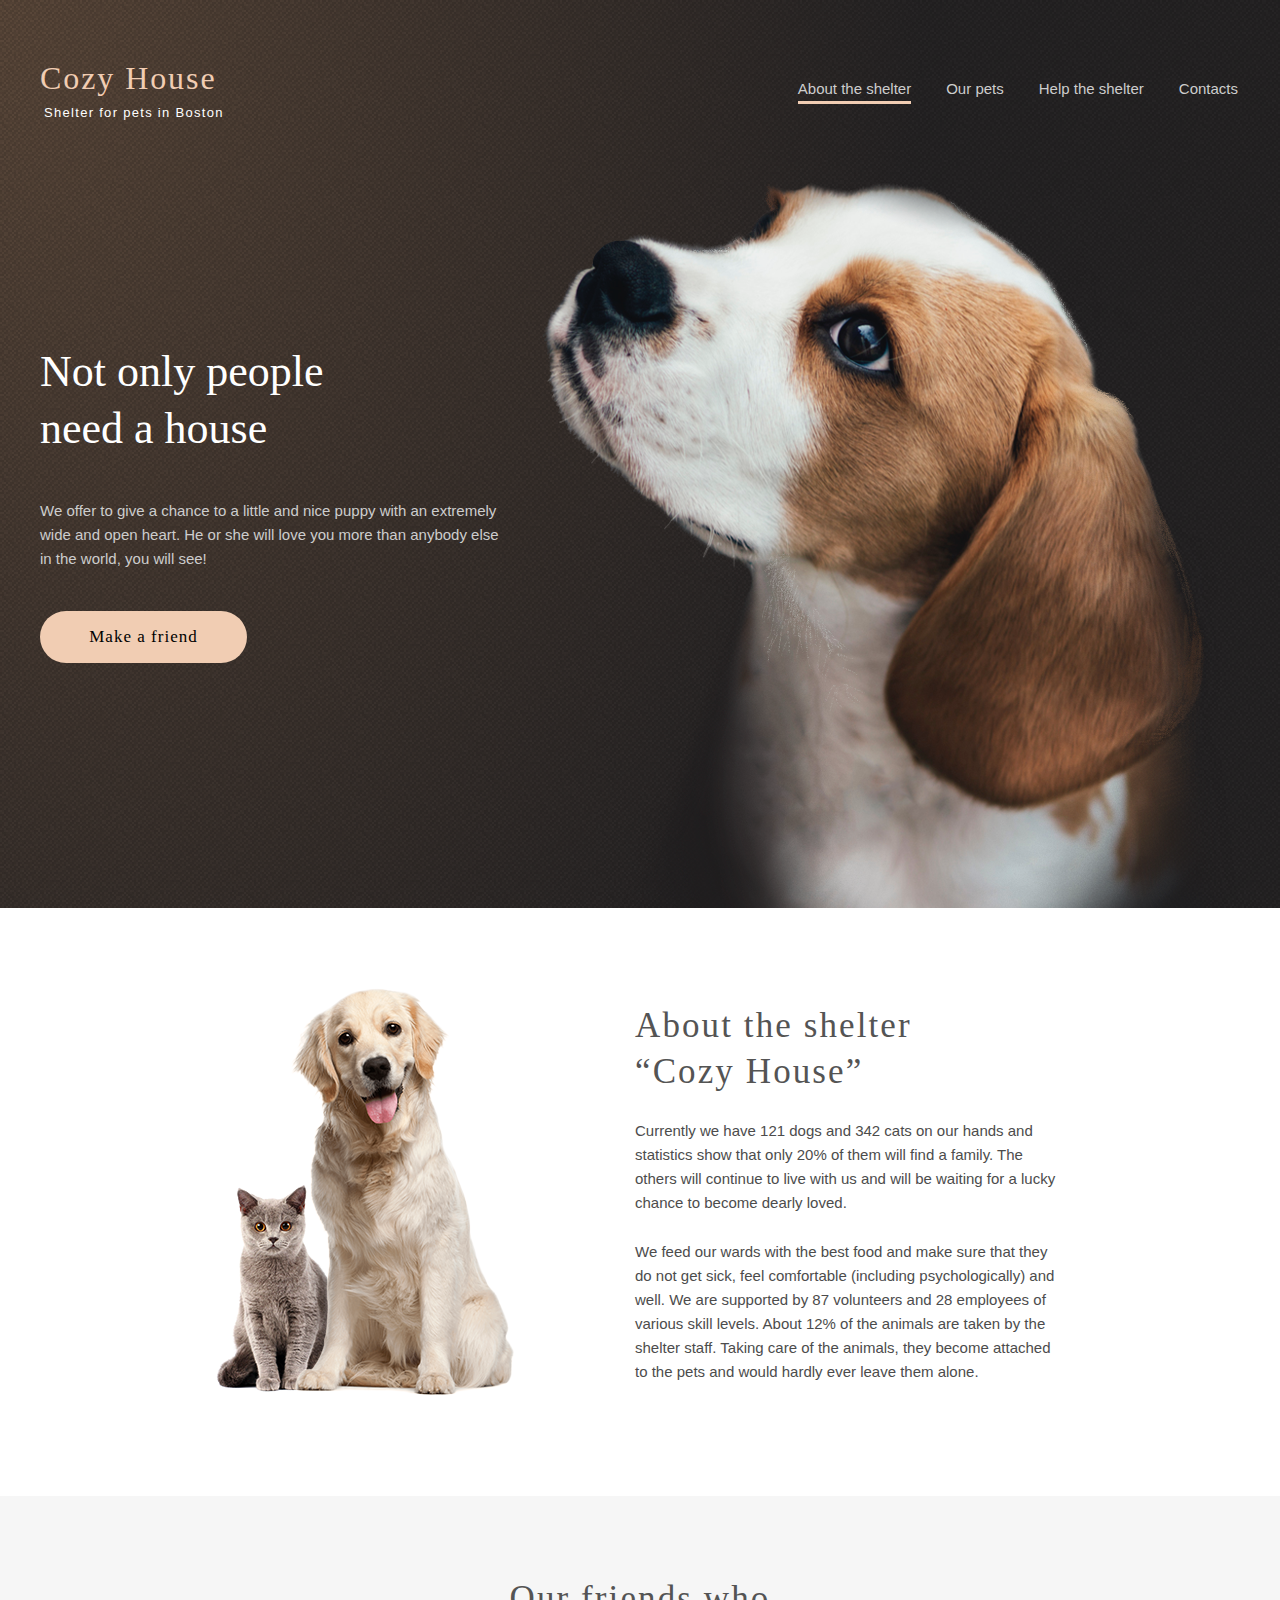
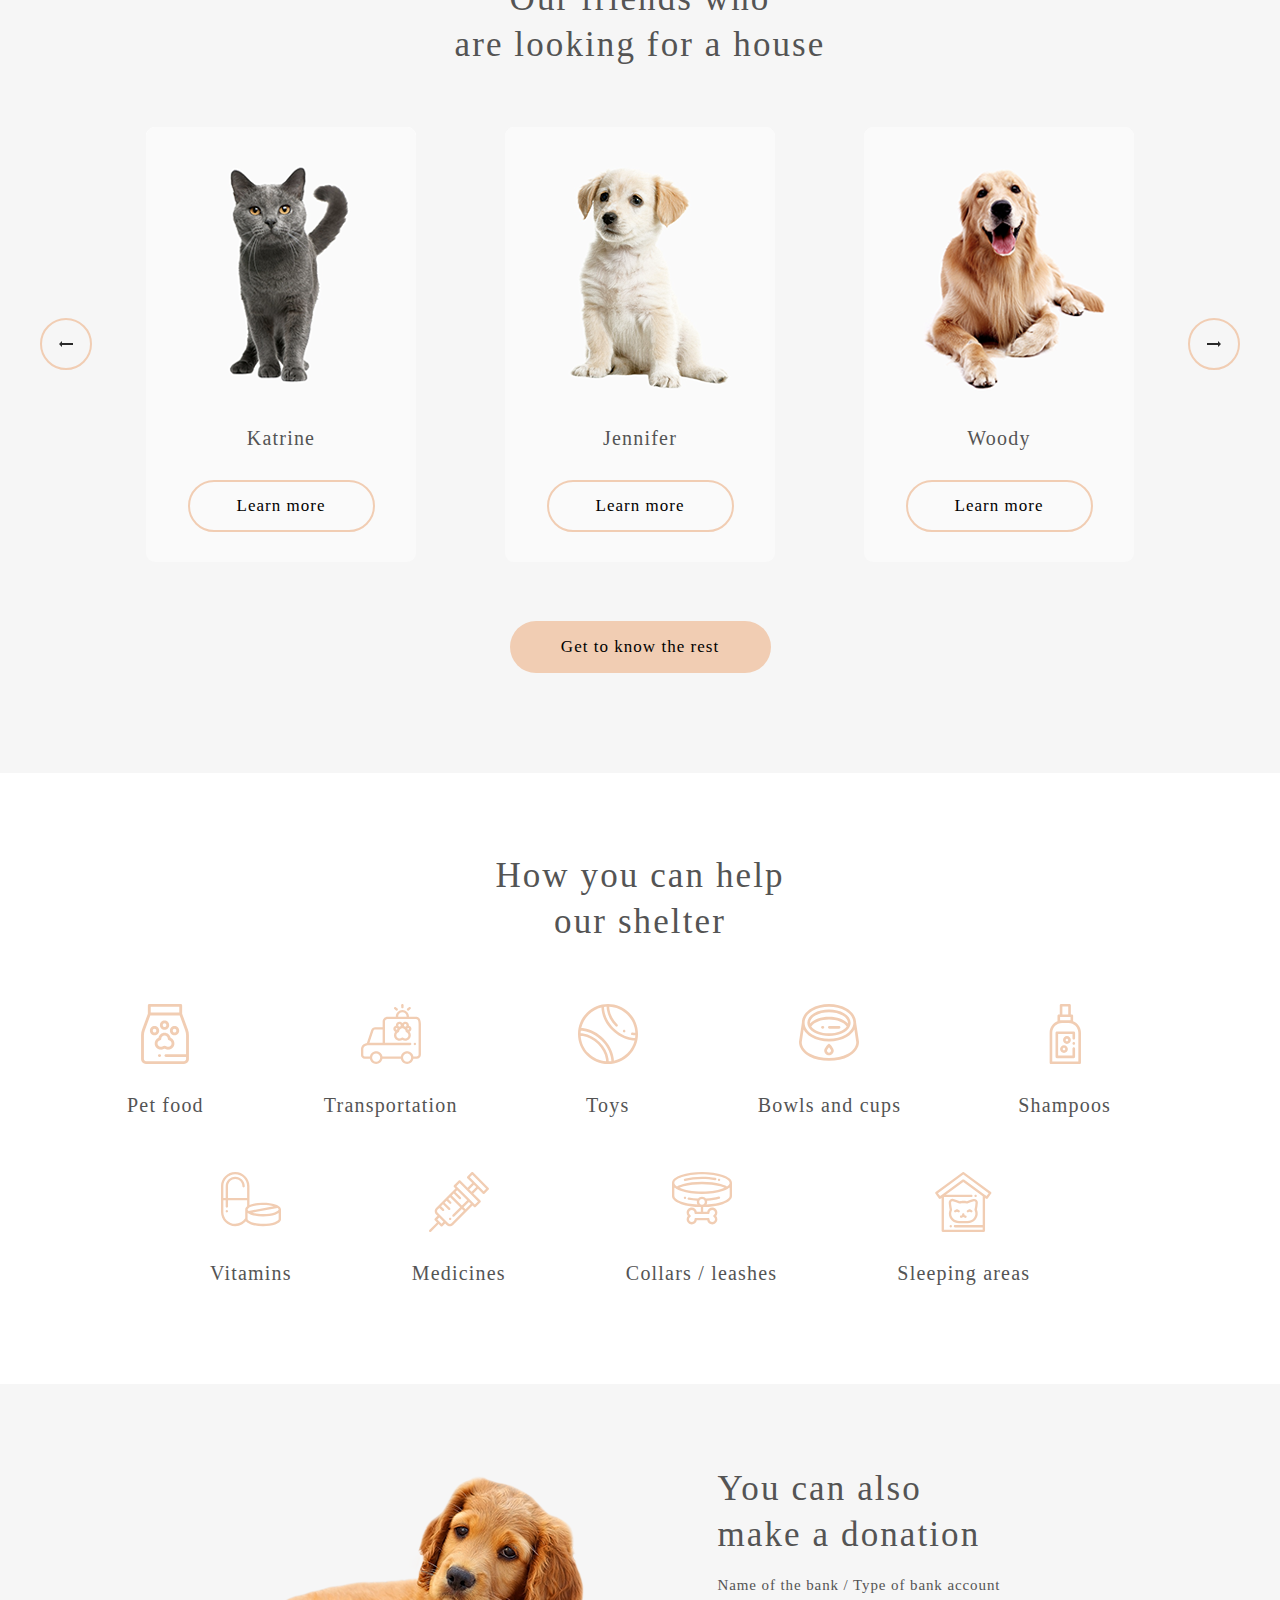
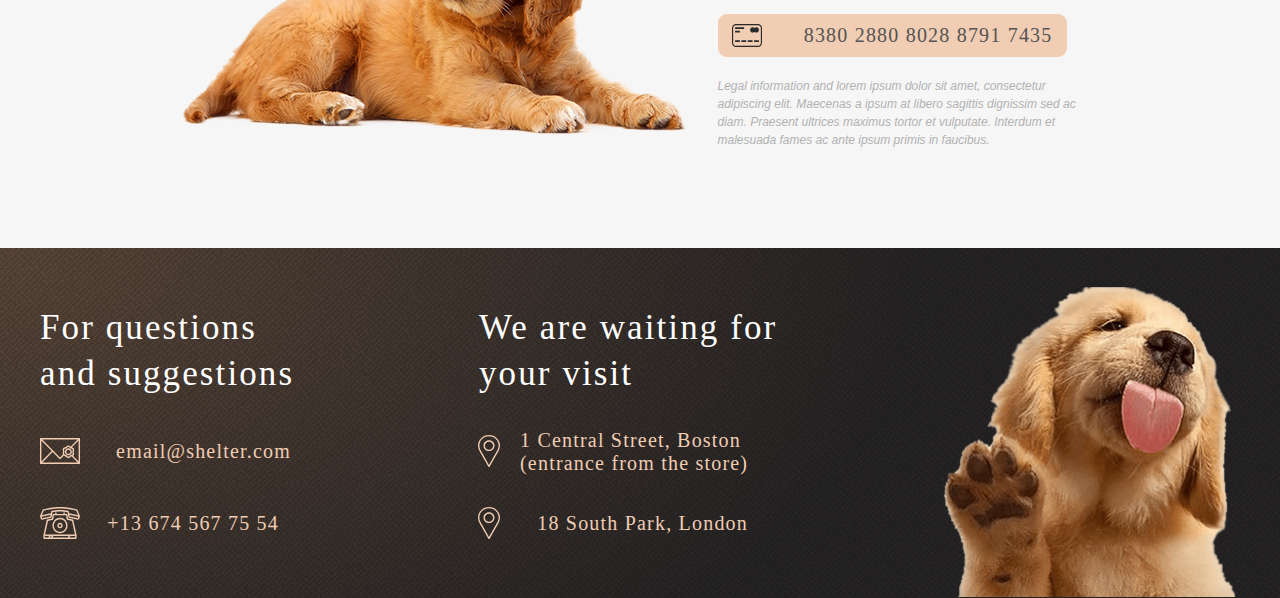
<file: shelter/assets/pages/main/main.html>
<!DOCTYPE html>
<html lang="en">
<head>
  <meta charset="UTF-8">
  <title>Main Page</title>
  <link rel="stylesheet" type="text/css" href="../normalize.css" />
  <link rel="stylesheet" type="text/css" href="main.css" />
</head>
<body>
<article class="main">

  <section class="main__header">
    <header class="header">
      <div class="header__logo">
        <h1 class="logo__title"><a>Cozy House</a></h1>
        <span class="logo__subTitle">Shelter for pets in Boston</span>
      </div>
      <nav class="header__nav">
        <ul class="nav__menu">
          <li class="nav__item nav__item-active"><a>About the shelter</a></li>
          <li class="nav__item"><a href="../pets/pets.html">Our pets</a></li>
          <li class="nav__item"><a>Help the shelter</a></li>
          <li class="nav__item"><a>Contacts</a></li>
        </ul>
      </nav>
      <div class="burger"><img src="../../icons/burger.svg"  alt="burger"/></div>
    </header>
    <main class="startScreen">
      <div class="startScreen__contentStart">
        <h2 class="contentStart__heading">Not only people <br /> need a house</h2>
        <p class="contentStart__subHeading p-L">
          We offer to give a chance to a little and
          nice puppy with an extremely wide and open heart.
          He or she will love you more than anybody else in the world,
          you will see!
        </p>
        <div class="contentStart__buttonWrap">
          <button class="contentStart__button" onclick="location.href='../pets/pets.html';">Make a friend</button>
        </div>
      </div>
      <div class="startScreen__wrapper"><img src="../../images/start-screen-puppy.png" alt="puppy" /></div>
    </main>
  </section>

  <section class="main__about">
    <div class="about">
    <div class="about__wrapper">
      <img src="../../images/about-pets.png" alt="about">
    </div>
    <div class="about__description">
      <h3 class="description__item">About the shelter <br /> “Cozy House”</h3>
      <p class="p-L description__item">
        Currently we have 121 dogs and 342 cats on our hands
        and statistics show that only 20% of them will find a family.
        The others will continue to live with us and will be waiting
        for a lucky chance to become dearly loved.
      </p>
      <p class="p-L">
        We feed our wards with the best food and make sure that they do not get sick,
        feel comfortable (including psychologically) and well. We are supported by 87
        volunteers and 28 employees of various skill levels. About 12% of the animals
        are taken by the shelter staff. Taking care of the animals, they become attached
        to the pets and would hardly ever leave them alone.
      </p>
    </div>
    </div>
  </section>

  <section class="main__pets">
    <div class="pets">
      <h3 class="pets__title">Our friends who <br />
        are looking for a house</h3>
      <div class="pets__cards">
        <button class="btn-circle cards__arrow"><img src="../../icons/arrow-left.svg" alt="left"></button>
        <div class="card">
          <div class="card__wrap"><img src="../../images/pets-katrine.png" alt="Katrine"></div>
          <h4 class="card__title">Katrine</h4>
          <button class="card__btn">Learn more</button>
        </div>
        <div class="card displayNone2">
          <div class="card__wrap"><img src="../../images/pets-jennifer.png" alt="Jennifer"></div>
          <h4 class="card__title">Jennifer</h4>
          <button class="card__btn">Learn more</button>
        </div>
        <div class="card displayNone">
          <div class="card__wrap"><img src="../../images/pets-woody.png" alt="Woody"></div>
          <h4 class="card__title">Woody</h4>
          <button class="card__btn">Learn more</button>
        </div>
        <button class="btn-circle cards__arrow"><img src="../../icons/arrow-right.svg" alt="right"></button>
      </div>
      <button class="pets__button" onclick="location.href='../pets/pets.html';">Get to know the rest</button>
    </div>
  </section>

  <section class="main__help">
    <div class="help">
      <h3 class="help__title">How you can help <br />
        our shelter</h3>
    <div class="help__types">
      <div class="types__itemHelp itemHelp">
        <div class="itemHelp__wrap"><img src="../../icons/food.svg" alt="food"/></div>
        <h4 class="itemHelp__title">Pet food</h4>
      </div>
      <div class="types__itemHelp itemHelp">
        <div class="itemHelp__wrap"><img src="../../icons/transportation.svg" alt="food"/></div>
        <h4 class="itemHelp__title">Transportation</h4>
      </div>
      <div class="types__itemHelp itemHelp">
        <div class="itemHelp__wrap"><img src="../../icons/toys.svg" alt="toys"/></div>
        <h4 class="itemHelp__title">Toys</h4>
      </div>
      <div class="types__itemHelp itemHelp">
        <div class="itemHelp__wrap"><img src="../../icons/bowls-and-cups.svg" alt="bowls-and-cups"/></div>
        <h4 class="itemHelp__title">Bowls and cups</h4>
      </div>
      <div class="types__itemHelp itemHelp">
        <div class="itemHelp__wrap"><img src="../../icons/shampoos.svg" alt="shampoos"/></div>
        <h4 class="itemHelp__title">Shampoos</h4>
      </div>
      <div class="types__itemHelp itemHelp">
        <div class="itemHelp__wrap"><img src="../../icons/vitamins.svg" alt="vitamins"/></div>
        <h4 class="itemHelp__title">Vitamins</h4>
      </div>
      <div class="types__itemHelp itemHelp">
        <div class="itemHelp__wrap"><img src="../../icons/medicines.svg" alt="medicines"/></div>
        <h4 class="itemHelp__title">Medicines</h4>
      </div>
      <div class="types__itemHelp itemHelp">
        <div class="itemHelp__wrap"><img src="../../icons/collars-or-leashes.svg" alt="collars-or-leashes"/></div>
        <h4 class="itemHelp__title">Collars / leashes</h4>
      </div>
      <div class="types__itemHelp itemHelp">
        <div class="itemHelp__wrap"><img src="../../icons/sleeping-area.svg" alt="sleeping-area.svg"/></div>
        <h4 class="itemHelp__title">Sleeping areas</h4>
      </div>
    </div>
    </div>
  </section>

  <section class="main__donation">
    <div class="donation">
      <div class="donation__wrap"><img src="../../images/donation-dog.png" alt="donation dog"></div>
      <div class="donation__content">
        <h3 class="contentDon__slogan">You can also <br /> make a donation</h3>
        <h5 class="contentDon__bank">Name of the bank / Type of bank account</h5>
        <a class="contentDon__btn">
          <img src="../../icons/credit-card.svg" alt="credit card">
          <h4>8380 2880 8028 8791 7435</h4>
        </a>
        <p class="contentDon__description p-S">
          Legal information and lorem ipsum dolor sit amet,
          consectetur adipiscing elit. Maecenas a ipsum at
          libero sagittis dignissim sed ac diam.
          Praesent ultrices maximus tortor et vulputate.
          Interdum et malesuada fames ac ante ipsum primis in faucibus.
        </p>
      </div>
    </div>
  </section>

  <footer class="main__footer">
    <div class="footer">
      <div class="footer__questions column">
        <h3 class="questions__title">For questions and suggestions</h3>
        <a class="questions__item"  href="mailto:email@shelter.com">
          <img src="../../icons/mail.svg" alt="mail">
          <h4>email@shelter.com</h4>
        </a>
        <a class="questions__item" href="tel:+13 674 567 75 54">
          <img src="../../icons/phone.svg" alt="phone">
          <h4>+13 674 567 75 54</h4>
        </a>
      </div>
      <div class="footer__address column">
        <h3 class="address__title">We are waiting for your visit</h3>
      <a class="address__item" target="_blank"
         href="https://www.google.com/maps/place/59%C2%B056'18.8%22N+30%C2%B018'53.8%22E/@59.9385467,30.3127533,17z/data=!3m1!4b1!4m6!3m5!1s0x0:0x0!7e2!8m2!3d59.9385435!4d30.3149423">
        <img class="wrong1" src="../../icons/pin.svg" alt="address 1">
        <h4 class="wrong2">1 Central Street, Boston (entrance from the store)</h4>
      </a>
      <a class="address__item" target="_blank"
              href="https://www.google.com/maps/place/59%C2%B056'18.8%22N+30%C2%B018'53.8%22E/@59.9385467,30.3127533,17z/data=!3m1!4b1!4m6!3m5!1s0x0:0x0!7e2!8m2!3d59.9385435!4d30.3149423">
        <img src="../../icons/pin.svg" alt="address 2">
        <h4>18 South Park, London</h4>
      </a>
      </div>
      <div class="footer__wrap">
        <img src="../../images/footer-puppy.png" alt="puppy" />
      </div>
    </div>
  </footer>
</article>
</body>
</html>
</file>
<file: calculator.github.io/index.css>
* {
    margin: 0;
    padding: 0;
    font-family: arial, sans-serif;
}

body {
    background: gainsboro;
}

.container {
    display: flex;
    flex-direction: column;
    box-sizing: border-box;
    padding: 15px;
    margin: 150px auto 0 auto;
    height: 320px;
    width: 400px;
    align-items: center;
    border: 1px solid #dfe1e5;
    border-radius: 10px;
    background: white;
    letter-spacing: 0.5px;
}

.display {
    box-sizing: border-box;
    display: flex;
    flex-direction: column;
    justify-content: flex-end;
    align-items: flex-end;
    width: 100%;
    height: 60px;
    padding-top: 4px;
    padding-left: 14px;
    padding-right: 14px;
    border: 1px solid #ebebeb;
    border-radius: 10px;
    overflow: hidden;
}

.display:hover {
    box-shadow: inset 0 1px 2px rgba(0,0,0, .1);
    border: 1px solid #b9b9b9;
    border-top: 1px solid #a0a0a0;
}

.display--active {
    box-shadow: inset 0 1px 2px rgba(0,0,0, .3);
    border: 1px solid #4d90fe;
}

.display--active:hover {
    box-shadow: inset 0 1px 2px rgba(0,0,0, .3);
    border: 1px solid #4d90fe;
}

.display--current {
    height: 34px;
    font-size: 30px;
    color: #222;
}

.animation {
    animation: .5s action;
}

@keyframes action {
    from {
        line-height: 4;
    }

    to {
        line-height: 1;
    }
}

.btn--container {
    margin-top: 20px;
    width: 100%;
    height: 210px;
    display: grid;
    grid-template-columns: 1fr 1fr 1fr 1fr;
    grid-template-rows: 1fr 1fr 1fr 1fr;
    grid-gap: 10px;
}

.btn__item {
    box-sizing: border-box;
    width: 80px;
    height: 34px;
    border: none;
    border-radius: 5px;
    outline: none;
    font-size: 18px;
}

.btn__item:hover { cursor: pointer }

.btn__item--number {
    background: #f1f3f4;
}

.btn__item--number:hover {
    background: #e8eaeb;
}
.btn__item--number:active {
    border: 1px solid #bdc1c6;
}

.btn__item--action {
    background: #dfe1e5;
}

.btn__item--action:hover {
    background: #d7d9dd;
    border-color: #d7d9dd;
}
.btn__item--action:active {
    border: 1px solid #9aa0a6;
}

.btn__item--result {
    background: #4285f4;
    border-color: #4285f4;
    color: white;
}

.btn__item--result:hover {
    background: #4d8bf1;
    border-color: #4d8bf1;
}
.btn__item--result:focus {
    border-color: #4d8bf1;
}

.btn__item--result:active {
    box-shadow:
            0 1px 2px 0 rgba(66,133,244,.45),
            0 3px 6px 2px rgba(66,133,244,.30);
}
</file>
<file: calculator/index.css>
* {
    margin: 0;
    padding: 0;
    font-family: arial, sans-serif;
}

body {
    background: gainsboro;
}

.container {
    display: flex;
    flex-direction: column;
    box-sizing: border-box;
    padding: 15px;
    margin: 150px auto 0 auto;
    height: 320px;
    width: 400px;
    align-items: center;
    border: 1px solid #dfe1e5;
    border-radius: 10px;
    background: white;
    letter-spacing: 0.5px;
}

.display {
    box-sizing: border-box;
    display: flex;
    flex-direction: column;
    justify-content: flex-end;
    align-items: flex-end;
    width: 100%;
    height: 60px;
    padding-top: 4px;
    padding-left: 14px;
    padding-right: 14px;
    border: 1px solid #ebebeb;
    border-radius: 10px;
    overflow: hidden;
}

.display:hover {
    box-shadow: inset 0 1px 2px rgba(0,0,0, .1);
    border: 1px solid #b9b9b9;
    border-top: 1px solid #a0a0a0;
}

.display--active {
    box-shadow: inset 0 1px 2px rgba(0,0,0, .3);
    border: 1px solid #4d90fe;
}

.display--active:hover {
    box-shadow: inset 0 1px 2px rgba(0,0,0, .3);
    border: 1px solid #4d90fe;
}

.display--current {
    height: 34px;
    font-size: 30px;
    color: #222;
}

.animation {
    animation: .5s action;
}

@keyframes action {
    from {
        line-height: 4;
    }

    to {
        line-height: 1;
    }
}

.btn--container {
    margin-top: 20px;
    width: 100%;
    height: 210px;
    display: grid;
    grid-template-columns: 1fr 1fr 1fr 1fr;
    grid-template-rows: 1fr 1fr 1fr 1fr;
    grid-gap: 10px;
}

.btn__item {
    box-sizing: border-box;
    width: 80px;
    height: 34px;
    border: none;
    border-radius: 5px;
    outline: none;
    font-size: 18px;
}

.btn__item:hover { cursor: pointer }

.btn__item--number {
    background: #f1f3f4;
}

.btn__item--number:hover {
    background: #e8eaeb;
}
.btn__item--number:active {
    border: 1px solid #bdc1c6;
}

.btn__item--action {
    background: #dfe1e5;
}

.btn__item--action:hover {
    background: #d7d9dd;
    border-color: #d7d9dd;
}
.btn__item--action:active {
    border: 1px solid #9aa0a6;
}

.btn__item--result {
    background: #4285f4;
    border-color: #4285f4;
    color: white;
}

.btn__item--result:hover {
    background: #4d8bf1;
    border-color: #4d8bf1;
}
.btn__item--result:focus {
    border-color: #4d8bf1;
}

.btn__item--result:active {
    box-shadow:
            0 1px 2px 0 rgba(66,133,244,.45),
            0 3px 6px 2px rgba(66,133,244,.30);
}
</file>
<file: momentum/style.css>
* {
    z-index: 100;
    box-sizing: border-box;
}

body {
    margin: 0;
    font-family: monospace;
    height: 100vh;
    width: 100vw;
    background-size: cover;
    background-position: center center;
    transition: background-image 1s ease-in-out;
    overflow: hidden;
    color: white;
    display: flex;
    flex-direction: column;
    align-items: center;
    padding-top: 100px;
}

.bg-overlay {
    position: fixed;
    top: 0;
    right: 0;
    bottom: 0;
    left: 0;
    z-index: 2;
    background: rgba(0,0,0, 0.3);
}

.time {
    font-size: 50px;
    margin: 0;
}

.date {
    font-size: 30px;
    margin: 0;
    text-align: center;
}

.nameContainer {
    display: flex;
    justify-content: center;
    flex-wrap: wrap;
    font-size: 28px;
}

.name {
    display: block;
    overflow: hidden;
    box-sizing: border-box;
    max-width: 200px;
    height: 35px;
    white-space: nowrap;
    padding-left: 20px;
    cursor: pointer;
    outline: none;
    text-align: center;
    border-bottom: none;
    transition: border-bottom 1.3s ease-out;
}

.name:hover,
.focus:hover {
    border-bottom: 2px solid;
}

.name:focus,
.focus:focus {
    border-bottom: 2px solid;
}

.focusTitle {
    font-size: 24px;
    margin-bottom: 0;
}

.focus {
    display: block;
    overflow: hidden;
    max-width: 400px;
    height: 30px;
    padding: 0 15px;
    box-sizing: border-box;
    white-space: nowrap;
    cursor: pointer;
    outline: none;
    font-size: 24px;
}

.quoteContainer {
    display: flex;
    flex-direction: column;
    justify-content: center;
    text-align: center;
    font-size: 20px;
}

.btn {
    width: 200px;
    height: 40px;
    margin: 0 auto;
    font-size: 18px;
    border-radius: 15px;
    border: 1px solid rgba(25, 118, 210, 0.5);
    outline: none;
    cursor: pointer;
    color: #1976d2;
    transition: background-color 250ms cubic-bezier(0.4, 0, 0.2, 1) 0ms,box-shadow 250ms cubic-bezier(0.4, 0, 0.2, 1) 0ms,border 250ms cubic-bezier(0.4, 0, 0.2, 1) 0ms;;
}

.btn:hover {
    border: 1px solid white;
    background-color: rgba(25, 118, 210, 0.04);
    color: white;
}

.weather {
    position: absolute;
    top: 0;
    right: 0;
    margin-top: 10px;
    margin-right: 10px;
    display: grid;
    grid-template-columns: repeat(2, auto);
    grid-template-rows: repeat(4, 1fr);
    grid-column-gap: 20px;
    grid-row-gap: 0;
}

.temperature { grid-area: 1 / 2 / 2 / 3; }
.weather-icon { grid-area: 1 / 1 / 4 / 2; }
.weather-description { grid-area: 2 / 2 / 3 / 3; }
.city { grid-area: 3 / 2 / 4 / 3; }

.weather-icon {
    font-size: 80px !important;
}

.city {
    cursor: pointer;
    outline: none;
}

.city:focus {
    border-bottom: 1px solid;
}

.pagination__btn {
    width: 120px;
    height: 40px;
    margin: 10px auto;
    font-size: 18px;
    border-radius: 15px;
    outline: none;
    cursor: pointer;
    transition: background-color 250ms cubic-bezier(0.4, 0, 0.2, 1) 0ms,box-shadow 250ms cubic-bezier(0.4, 0, 0.2, 1) 0ms,border 250ms cubic-bezier(0.4, 0, 0.2, 1) 0ms;
    border: 1px solid rgba(25, 118, 210, 0.5);
    color: #1976d2;
}

.pagination__btn:hover {
    border: 1px solid white;
    background-color: rgba(25, 118, 210, 0.04);
    color: white;
}

.quote { margin: auto }

@media (max-width: 500px) {
    .focusTitle { text-align: center }

    .focus {
        max-width: 280px;
    }
}
</file>
<file: momentum/owfont-regular.css>
/*!
 *  owfont-regular 1.0.0 by Deniz Fuchidzhiev - http://websygen.com
 *  License - font: SIL OFL 1.1, css: MIT License
 */
/* FONT PATH
 * -------------------------- */
@font-face {
  font-family: 'owfont';
  src: url('./fonts/owfont-regular.eot?v=1.0.0');
  src: url('./fonts/owfont-regular.eot?#iefix&v=1.0.0') format('embedded-opentype'),
	   url('./fonts/owfont-regular.woff') format('woff'),
	   url('./fonts/owfont-regular.ttf') format('truetype'),
	   url('./fonts/owfont-regular.svg#owf-regular') format('svg');
  font-weight: normal;
  font-style: normal;
}
.owf {
  display: inline-block;
  font: normal normal normal 14px/1 owfont;
  font-size: inherit;
  text-rendering: auto;
  -webkit-font-smoothing: antialiased;
  -moz-osx-font-smoothing: grayscale;
  transform: translate(0, 0);
}
/* makes the font 33% larger relative to the icon container */
.owf-lg {
  font-size: 1.33333333em;
  line-height: 0.75em;
  vertical-align: -15%;
}
.owf-2x {
  font-size: 2em;
}
.owf-3x {
  font-size: 3em;
}
.owf-4x {
  font-size: 4em;
}
.owf-5x {
  font-size: 5em;
}
.owf-fw {
  width: 1.28571429em;
  text-align: center;
}
.owf-ul {
  padding-left: 0;
  margin-left: 2.14285714em;
  list-style-type: none;
}
.owf-ul > li {
  position: relative;
}
.owf-li {
  position: absolute;
  left: -2.14285714em;
  width: 2.14285714em;
  top: 0.14285714em;
  text-align: center;
}
.owf-li.owf-lg {
  left: -1.85714286em;
}
.owf-border {
  padding: .2em .25em .15em;
  border: solid 0.08em #eeeeee;
  border-radius: .1em;
}
.owf-pull-right {
  float: right;
}
.owf-pull-left {
  float: left;
}
.owf.owf-pull-left {
  margin-right: .3em;
}
.owf.owf-pull-right {
  margin-left: .3em;
}

/* owfont uses the Unicode Private Use Area (PUA) to ensure screen
   readers do not read off random characters that represent icons */
   
/*   Weather Condition Codes    */
   
/*   Thunderstorm - - - - - - - - - - - - - - - - - - - - - - - - - - - - - - - - - - - -    */
   
/* thunderstorm with light rain */
.owf-200:before,
.owf-200-d:before,
.owf-200-n:before {
  content: "\EB28";
}
/* thunderstorm with rain */
.owf-201:before,
.owf-201-d:before,
.owf-201-n:before {
  content: "\EB29";
}
/* thunderstorm with heavy rain */
.owf-202:before,
.owf-202-d:before,
.owf-202-n:before {
  content: "\EB2A";
}
/*  light thunderstorm  */
.owf-210:before,
.owf-210-d:before,
.owf-210-n:before {
  content: "\EB32";
}
/*  thunderstorm  */
.owf-211:before,
.owf-211-d:before,
.owf-211-n:before {
  content: "\EB33";
}
/*   heavy thunderstorm   */
.owf-212:before,
.owf-212-d:before,
.owf-212-n:before {
  content: "\EB34";
}
/*   ragged thunderstorm   */
.owf-221:before,
.owf-221-d:before,
.owf-221-n:before {
  content: "\EB3D";
}
/*  thunderstorm with light drizzle    */
.owf-230:before,
.owf-230-d:before,
.owf-230-n:before {
  content: "\EB46";
}
/*  thunderstorm with drizzle     */
.owf-231:before,
.owf-231-d:before,
.owf-231-n:before {
  content: "\EB47";
}
/* thunderstorm with heavy drizzle     */
.owf-232:before,
.owf-232-d:before,
.owf-232-n:before {
  content: "\EB48";
}

/*   Drizzle - - - - - - - - - - - - - - - - - - - - - - - - - - - - - - - - - - - -    */

/*  light intensity drizzle */
.owf-300:before,
.owf-300-d:before,
.owf-300-n:before {
  content: "\EB8C";
}
/*  drizzle */
.owf-301:before,
.owf-301-d:before,
.owf-301-n:before {
  content: "\EB8D";
}
/*  heavy intensity drizzle  */
.owf-302:before,
.owf-302-d:before,
.owf-302-n:before {
  content: "\EB8E";
}
/*   light intensity drizzle rain  */
.owf-310:before,
.owf-310-d:before,
.owf-310-n:before {
  content: "\EB96";
}
/*  drizzle rain  */
.owf-311:before,
.owf-311-d:before,
.owf-311-n:before {
  content: "\EB97";
}
/* heavy intensity drizzle rain */
.owf-312:before,
.owf-312-d:before,
.owf-312-n:before {
  content: "\EB98";
}
/* shower rain and drizzle  */
.owf-313:before,
.owf-313-d:before,
.owf-313-n:before {
  content: "\EB99";
}
/* heavy shower rain and drizzle*/
.owf-314:before,
.owf-314-d:before,
.owf-314-n:before {
  content: "\EB9A";
}
/* shower drizzle */
.owf-321:before,
.owf-321-d:before,
.owf-321-n:before {
  content: "\EBA1";
}

/*   Rain - - - - - - - - - - - - - - - - - - - - - - - - - - - - - - - - - - - -    */

/* light rain  */
.owf-500:before,
.owf-500-d:before,
.owf-500-n:before {
  content: "\EC54";
}
/* moderate rain  */
.owf-501:before,
.owf-501-d:before,
.owf-501-n:before {
  content: "\EC55";
}
/* heavy intensity rain  */
.owf-502:before,
.owf-502-d:before,
.owf-502-n:before {
  content: "\EC56";
}
/* very heavy rain   */
.owf-503:before,
.owf-503-d:before,
.owf-503-n:before {
  content: "\EC57";
}
/* extreme rain    */
.owf-504:before,
.owf-504-d:before,
.owf-504-n:before {
  content: "\EC58";
}
/* freezing rain    */
.owf-511:before,
.owf-511-d:before,
.owf-511-n:before {
  content: "\EC5F";
}
/*  light intensity shower rain    */
.owf-520:before,
.owf-520-d:before,
.owf-520-n:before {
  content: "\EC68";
}
/* shower rain  */
.owf-521:before,
.owf-521-d:before,
.owf-521-n:before {
  content: "\EC69";
}
/*  heavy intensity shower rain  */
.owf-522:before,
.owf-522-d:before,
.owf-522-n:before {
  content: "\EC6A";
}
/* ragged shower rain  */
.owf-531:before,
.owf-531-d:before,
.owf-531-n:before {
  content: "\EC73";
}

/*   Snow - - - - - - - - - - - - - - - - - - - - - - - - - - - - - - - - - - - -    */

/* light snow  */
.owf-600:before,
.owf-600-d:before,
.owf-600-n:before {
  content: "\ECB8";
}
/*  snow  */
.owf-601:before,
.owf-601-d:before,
.owf-601-n:before {
  content: "\ECB9";
}
/*   heavy snow   */
.owf-602:before,
.owf-602-d:before,
.owf-602-n:before {
  content: "\ECBA";
}
/*  sleet  */
.owf-611:before,
.owf-611-d:before,
.owf-611-n:before {
  content: "\ECC3";
}
/*   shower sleet */
.owf-612:before,
.owf-612-d:before,
.owf-612-n:before {
  content: "\ECC4";
}
/* light rain and snow */
.owf-615:before,
.owf-615-d:before,
.owf-615-n:before {
  content: "\ECC7";
}
/* rain and snow  */
.owf-616:before,
.owf-616-d:before,
.owf-616-n:before {
  content: "\ECC8";
}
/* light shower snow  */
.owf-620:before,
.owf-620-d:before,
.owf-620-n:before {
  content: "\ECCC";
}
/* shower snow  */
.owf-621:before,
.owf-621-d:before,
.owf-621-n:before {
  content: "\ECCD";
}
/* heavy shower snow  */
.owf-622:before,
.owf-622-d:before,
.owf-622-n:before {
  content: "\ECCE";
}

/*   Atmosphere - - - - - - - - - - - - - - - - - - - - - - - - - - - - - - - - - - - -    */

/* mist */
.owf-701:before,
.owf-701-d:before,
.owf-701-n:before {
  content: "\ED1D";
}
/* smoke */
.owf-711:before,
.owf-711-d:before,
.owf-711-n:before {
  content: "\ED27";
}
/* haze */
.owf-721:before,
.owf-721-d:before,
.owf-721-n:before {
  content: "\ED31";
}
/* Sand/Dust Whirls */
.owf-731:before,
.owf-731-d:before,
.owf-731-n:before {
  content: "\ED3B";
}
/* Fog */
.owf-741:before,
.owf-741-d:before,
.owf-741-n:before {
  content: "\ED45";
}
/* sand */
.owf-751:before,
.owf-751-d:before,
.owf-751-n:before {
  content: "\ED4F";
}
/* dust */
.owf-761:before,
.owf-761-d:before,
.owf-761-n:before {
  content: "\ED59";
}
/*  VOLCANIC ASH  */
.owf-762:before,
.owf-762-d:before,
.owf-762-n:before {
  content: "\ED5A";
}
/* SQUALLS */
.owf-771:before,
.owf-771-d:before,
.owf-771-n:before {
  content: "\ED63";
}
/* TORNADO */
.owf-781:before,
.owf-781-d:before,
.owf-781-n:before {
  content: "\ED6D";
}

/*   Clouds - - - - - - - - - - - - - - - - - - - - - - - - - - - - - - - - - - - -    */

/*  sky is clear  */  /*  Calm  */
.owf-800:before,
.owf-800-d:before,
.owf-951:before,
.owf-951-d:before {
  content: "\ED80";
}
.owf-800-n:before,
.owf-951-n:before {
  content: "\F168";
}
/*  few clouds   */
.owf-801:before,
.owf-801-d:before {
  content: "\ED81";
}
.owf-801-n:before {
  content: "\F169";
}
/* scattered clouds */
.owf-802:before,
.owf-802-d:before {
  content: "\ED82";
}
.owf-802-n:before {
  content: "\F16A";
}
/* broken clouds  */
.owf-803:before,
.owf-803-d:before,
.owf-803-n:before {
  content: "\ED83";
}
/* overcast clouds  */
.owf-804:before,
.owf-804-d:before,
.owf-804-n:before {
  content: "\ED84";
}

/*   Extreme - - - - - - - - - - - - - - - - - - - - - - - - - - - - - - - - - - - -    */

/* tornado  */
.owf-900:before,
.owf-900-d:before,
.owf-900-n:before {
  content: "\EDE4";
}
/*  tropical storm  */
.owf-901:before,
.owf-901-d:before,
.owf-901-n:before {
  content: "\EDE5";
}
/* hurricane */
.owf-902:before,
.owf-902-d:before,
.owf-902-n:before {
  content: "\EDE6";
}
/* cold */
.owf-903:before,
.owf-903-d:before,
.owf-903-n:before {
  content: "\EDE7";
}
/* hot */
.owf-904:before,
.owf-904-d:before,
.owf-904-n:before {
  content: "\EDE8";
}
/* windy */
.owf-905:before,
.owf-905-d:before,
.owf-905-n:before {
  content: "\EDE9";
}
/* hail */
.owf-906:before,
.owf-906-d:before,
.owf-906-n:before {
  content: "\EDEA";
}

/*   Additional - - - - - - - - - - - - - - - - - - - - - - - - - - - - - - - - - - - -    */

/* Setting */
.owf-950:before,
.owf-950-d:before,
.owf-950-n:before {
  content: "\EE16";
}
/*  Light breeze  */
.owf-952:before,
.owf-952-d:before,
.owf-952-n:before {
  content: "\EE18";
}
/*  Gentle Breeze  */
.owf-953:before,
.owf-953-d:before,
.owf-953-n:before {
  content: "\EE19";
}
/*  Moderate breeze  */
.owf-954:before,
.owf-954-d:before,
.owf-954-n:before {
  content: "\EE1A";
}
/* Fresh Breeze  */
.owf-955:before,
.owf-955-d:before,
.owf-955-n:before {
  content: "\EE1B";
}
/* Strong  Breeze  */
.owf-956:before,
.owf-956-d:before,
.owf-956-n:before {
  content: "\EE1C";
}
/* High wind, near gale  */
.owf-957:before,
.owf-957-d:before,
.owf-957-n:before {
  content: "\EE1D";
}
/* Gale */
.owf-958:before,
.owf-958-d:before,
.owf-958-n:before {
  content: "\EE1E";
}
/*  Severe Gale  */
.owf-959:before,
.owf-959-d:before,
.owf-959-n:before {
  content: "\EE1F";
}
/* Storm */
.owf-960:before,
.owf-960-d:before,
.owf-960-n:before {
  content: "\EE20";
}
/*  Violent Storm  */
.owf-961:before,
.owf-961-d:before,
.owf-961-n:before {
  content: "\EE21";
}
/* Hurricane */
.owf-962:before,
.owf-962-d:before,
.owf-962-n:before {
  content: "\EE22";
}
</file>
<file: virtual-keyboard/styles.css>
.use-keyboard-input {
    display: block;
    width: 90%;
    margin: 30px auto;
    padding: 10px;
    font-size: 20px;
    height: calc(100vh - 430px);
}

.keyboard {
    position: fixed;
    left: 0;
    bottom: 0;
    width: 100%;
    padding: 5px 0;
    background: #004134;
    box-shadow: 0 0 50px rgba(0, 0, 0, 0.5);
    user-select: none;
    transition: bottom 0.4s;
}

.keyboard--hidden {
    bottom: -100%;
}

.keyboard__keys {
    text-align: center;
}

.keyboard__key {
    height: 45px;
    width: 5%;
    max-width: 90px;
    margin: 3px;
    border-radius: 4px;
    border: none;
    background: rgba(255, 255, 255, 0.2);
    color: #ffffff;
    font-size: 1.05rem;
    outline: none;
    cursor: pointer;
    display: inline-flex;
    align-items: center;
    justify-content: center;
    vertical-align: top;
    padding: 0;
    -webkit-tap-highlight-color: transparent;
    position: relative;
}

.keyboard__key:active {
    background: rgba(255, 255, 255, 0.4);
}

.keyboard__key__focus {
    background: rgba(255, 255, 255, 0.4);
}

.keyboard__key--wide {
    width: 10%;
}

.keyboard__key--extra-wide {
    width: 25%;
    max-width: 500px;
}

.keyboard__key--activatable::after {
    content: '';
    top: 10px;
    right: 10px;
    position: absolute;
    width: 8px;
    height: 8px;
    background: rgba(0, 0, 0, 0.4);
    border-radius: 50%;
}

.keyboard__key--active::after {
    background: #08ff00;
}

.keyboard__key--dark {
    background: rgba(0, 0, 0, 0.25);
}

.arrow__bottom {
    margin-top: 28px;
    margin-left: -83px;
    width: 80px;
}

.open-keyboard,
.close-keyboard {
    margin: 0 auto;
    width: 200px;
    height: 45px;
    background: #2f675d;
    outline: none;
    color: white;
    border: 0;
    border-radius: 3px;
    font-size: 1.05rem;
    cursor: pointer;
}

.open-keyboard:hover,
.close-keyboard:hover {
    box-shadow: 0 0 50px rgba(0, 0, 0, 0.5);
}

.hidden {
    display: none;
}
</file>
<file: webdev/styles.css>
/* Fonts */
@font-face {
    font-family: "Roboto Light";
    src: url("assets/fonts/Roboto-Light.ttf") format("truetype");
    font-style: normal;
    font-weight: 300;
}

@font-face {
    font-family: "Roboto Regular";
    src: url("assets/fonts/Roboto-Regular.ttf") format("truetype");
    font-style: normal;
    font-weight: 400;
}

@font-face {
    font-family: "Roboto Medium";
    src: url("assets/fonts/Roboto-Medium.ttf") format("truetype");
    font-style: normal;
    font-weight: 500;
}

@font-face {
    font-family: "Roboto Bold";
    src: url("assets/fonts/Roboto-Bold.ttf") format("truetype");
    font-style: normal;
    font-weight: 700;
}

/* Global styles */

::-webkit-scrollbar {
    height: 0;
    width: 0;
    background: transparent;
}

* {
    padding: 0;
    margin: 0;
    font-family: "Roboto Regular";
}

a {
    color: inherit;
    text-decoration: none;
}

ul {
    list-style: none;
}

h1 {
    text-transform: uppercase;
    font-weight: 700;
    font-size: 64px;
    letter-spacing: 4.5px;
    font-family: "Roboto Bold";
}

h2 {
    text-transform: uppercase;
    font-weight: 700;
    font-size: 24px;
    letter-spacing: 1px;
    font-family: "Roboto Bold";
}

h3 {
    text-transform: uppercase;
    font-size: 16px;
    line-height: 20px;
    letter-spacing: 2.45px;
}
body {
    background: #0e0e0e;
}

article {
    width: 1600px;
    display: flex;
    flex-direction: column;
    margin: 0 auto;
}

.button {
    border: 0;
    outline: none;
    background: #00AFDB;
    font-size: 14px;
    color: white;
    text-transform: uppercase;
    font-family: "Roboto Bold";
    transition: background-color 0.5s linear;
}

.button:hover {
    background: #009CC2;
    cursor: pointer;
}

.button--main {
    width: 184px;
    height: 46px;
}

.buttonStore {
    width: 187px;
    height: 46px;
    display: flex;

}

.buttonStore__text {
    width: 127px;
    padding: 15px 0;
    font-size: 14px;
    color: white;
    font-family: "Roboto Bold";
    text-align: center;
}

.buttonStore__iconWrap {
    display: flex;
    justify-content: center;
    box-sizing: border-box;
    padding: 12px;
    background: #009CC2;
    width: 59px;
    height: 100%;
    margin-right: 0;
}

.buttonStore__iconWrap img {
    height: 20px;
}

/* main styles */

.main {
    height: 744px;
    display: flex;
    flex-direction: column;
    color: #ffffff;
    overflow: hidden;
}

.main__wrap {
    position: absolute;
    height: 744px;
    background: black;
}

.wrap__image {
    transform: scale(0.94) translateY(-23px) translateX(2px);

}

.main__header, .main__title {
    z-index: 1000;
}

.header {
    height: 95px;
}

.navbar {
    height: 100%;
}

.menu {
    display: flex;
    flex-direction: row;
    justify-content: center;
    align-items: center;
    width: 100%;
    height: 100%;
    font-family: "Roboto Light";
    letter-spacing: .1px;
    font-size: 14px;
}

.menu__items {
    margin: auto 0;
}

.menu__item {
    opacity: 0.8;
}

.menu__item:hover {
    border-bottom: 1px solid white;
    opacity: 1;
    cursor: pointer;
}

.menu__item:nth-child(3):hover {
    border-bottom: none;
}

.menu__item--active {
    border-bottom: 1px solid white;
    opacity: 1;
}

.menu__item:first-child {
    margin-top: 4px;
    margin-left: 502px;
    margin-right: 85px;
}

.menu__item:nth-child(3) {
    margin: 25px 100px;
    width: 44px;
    height: 45px;
    opacity: 1;
}


.menu__item:last-child {
    margin-left: 85px;
    margin-right: 515px;
}

.main__title {
    margin-top: 134px;
    display: flex;
    flex-direction: column;
    align-items: center;
}

.slogan__motto {
    margin-left: 435px;
    margin-right: auto;
}

.slogan__title {
    margin-top: 20px;
    text-align: center;
}

.title {
    font-family: "Roboto Light";
    letter-spacing: .11px;
    font-size: 18px;
    line-height: 1.4;
    opacity: 0.8;
}

.slogan__button {
    margin-top: 28px;
}

.slogan__button a {
    font-family: "Roboto Bold";
}

.slogan__social {
    width: 100%;
    margin-top: 183px;
}

.social__group {
    display: flex;
    justify-content: center;
}

.social__item {
    margin: 0 15px;
}

.social__item:hover {
    cursor: pointer;
    transform: scale(1.2);
    filter: blur(.4px);
}

.unit_2 {
    height: 842px;
    display: flex;
    background: white;
}

.rappresent {
    margin-left: 268px;
    margin-right: 248px;
    width: 407px;
}

.rappresent__slogan {
    margin-top: 295px;
    width: 370px;
}

.rappresent__title {
    margin-top: 20px;
    font-size: 14px;
    line-height: 1.45;
    color: #4E4E4E
}

.rappresent__button {
    margin-top: 30px;
    width: 184px;
    height: 46px;
    margin-left: 1px;
}

.rappresent__button a {
    font-family: "Roboto Bold";
}

.unit_2__wrap {
    margin-top: 120px;
    margin-bottom: 140px;
    margin-right: 270px;
}


.unit_3 {
    height: 504px;
    display: flex;
    background: #F5F6F7;
}

.community {
    width: 298px;
    margin: 155px 139px 174px 269px;
    display: flex;
    flex-direction: column;
    align-items: center;
}

.community__slogan {
    margin-top: 15px;
}

.community__title {
    width: 298px;
    margin-top: 11px;
    font-size: 14px;
    line-height: 1.45;
    color: #4E4E4E;
    text-align: center;
}

.unit_3__fotos {
    margin-top: 81px;
}

.fotos__switch {
    margin-left: 543px;
    font-size: 18px;
}

.arrow:hover {
    opacity: .5;
    cursor: pointer
}

.arrow--left { margin-right: 9px; }
.arrow--right { margin-left: 8px; }

.fotos__container {
    width: 894px;
    margin-top: 18px;
    display: flex;
    flex-wrap: nowrap;
    overflow: hidden;
}

.fotos__items:nth-child(2) {
    margin: 0 30px;
}

.unit_4 {
    padding-left: 269px;
    height: 842px;
    display: flex;
    background: white;
}

.unit_4__wrap {
    margin-top: 120px;
    margin-bottom: 140px;
}

.implement {
    margin-left: 139px;
    margin-top: 319px;
    width: 407px;
}

.implement__slogan {
    width: 370px;
}

.implement__title {
    margin-top: 20px;
    font-size: 14px;
    line-height: 1.45;
    letter-spacing: 0.09px;
    color: #4E4E4E
}

.implement__button {
    margin-top: 30px;
    width: 180px;
    height: 46px;
}

.unit_5 {
    height: 524px;
    display: flex;
    flex-direction: column;
    align-items: center;
    background:
            url("assets/images/pexels-christina-morillo-1181675 1.png");
}

.form__slogan {
    margin-top: 200px;
    color: white;
}

.form__field {
    margin-top: 29px;
    height: 46px;
    display: flex;
}

.field__input {
    width: 340px;
    height: 100%;
    box-sizing: border-box;
    padding-left: 24px;
    border: 0;
    border-radius: 0;
    background: #fff;
    outline: none;
    letter-spacing: .5px;
}

.field__button {
    width: 66px;
    height: 100%;
    border: 0;
    border-radius: 0;
    background: #00AFDB;
}

.unit_6 {
    height: 464px;
}

.download {
    display: flex;
    flex-direction: column;
    align-items: center;
    background: #F5F6F7;
}

.download__slogan {
    margin-top: 120px;
}

.download__title {
    margin-top: 20px;
    width: 480px;
    text-align: center;
    font-size: 14px;
    line-height: 1.45;
}

.download__apps {
    margin-top: 30px;
}

.download__apps {
    display: flex;
}

.download__button--right {
    margin-right: 30px;
}

.unit_7 {
    height: 185px;
}

.footer {
    box-sizing: border-box;
    display: flex;
    justify-content: center;
    padding: 60px 0 80px 0;
    color: white;
    white-space: nowrap;
    background: #000000;
}

.footer__menu {
    display: flex;
    margin-left: 160px;
    margin-right: 363px;
    margin-top: 13px;
    line-height: 1.4;
    font-size: 14px;
}

.footerLink__item {
    margin-right: 19px;
}

.lineMargin {
    margin-right: 17px;
}

.footer__wrap {
}

.footer__author {
    margin-right: 160px;
    margin-left: 448px;
    margin-top: 13px;
    font-size: 14px;
    color: #818181;
    line-height: 1.4;
}

.footer li svg {
    color: #4E4E4E;
}

.footerLink__item:hover,
.footer__wrap:hover {
    cursor: pointer;
}
</file>
<file: shelter/pages/main/main.css>
body {
    /*width: 1280px;*/
    /*width: 768px;*/
    /*width: 320px;*/
    font-family: Arial, serif;
    font-weight: normal;
    overflow-x: hidden;
}
a { text-decoration: none }
li { list-style: none }

::-webkit-scrollbar {
    height: 0;
    width: 0;
    background: transparent;
}

button {
    height: 52px;
    border-radius: 100px;
    border: none;
    outline: none;
    background: #F1CDB3;
    font-family: Georgia, serif;
    font-style: normal;
    font-weight: normal;
    font-size: 17px;
    line-height: 130%;
    letter-spacing: 0.06em;
}

button:hover {
    border: none;
    background: #FDDCC4;
    cursor: pointer;
}

.btn-circle {
    width: 52px;
    height: 52px;
    display: flex;
    justify-content: center;
    align-items: center;
    border-radius: 100px;
    border: 2px solid #F1CDB3;
    background: transparent;
}

h1 { margin: 0 }

h2 {
    font-size: 44px;
    line-height: 130%;
}

h3 {
    font-size: 35px;
    line-height: 130%;
    letter-spacing: 0.06em;
}

h4 {
    font-size: 20px;
    line-height: 115%;
    letter-spacing: 0.06em;
}

h5 {
    font-size: 15px;
    line-height: 110%;
    letter-spacing: 0.06em;
}

h2, h3, h4, h5 {
    margin: 0;
    font-family: Georgia, serif;
    font-style: normal;
    font-weight: normal;
    color: #545454;
}

.p-L {
    font-size: 15px;
    line-height: 160%;
    color: #4C4C4C;
}

.p-S {
    font-size: 15px;
    line-height: 150%;
    font-style: italic;
    color: #B2B2B2;
}

.p-L, .p-S {
    font-family: Arial, serif;
    font-weight: normal;
}

.main {
    display: flex;
    flex-direction: column;
    justify-content: center;
    overflow: hidden;
}

.main__header {
    padding-top: 61px;
    height: 908px;
    box-sizing: border-box;
    background:
            url('../../assets/images/noise_transparent@2x.png'),
            radial-gradient(100% 215.42% at 0% 0%, #5B483A 0%, #262425 72%), #211F20;
}

.header, .startScreen {
    width: 1200px;
    margin: 0 auto;
}

.header {
    height: 60px;
    display: flex;
    flex-direction: row;
    justify-content: space-between;
}

.burger {
    display: none;
}

.header__logo {
    display: flex;
    flex-direction: column;
    justify-content: space-between;
}

.logo__title {
    font-family: Georgia, serif;
    font-weight: 400;
    font-size: 32px;
    line-height: 110%;
    letter-spacing: 0.06em;
}

.logo__title a {
    color: #F1CDB3;
}

.logo__subTitle {
    margin-left: 4px;
    font-weight: normal;
    font-size: 13px;
    line-height: 16px;
    letter-spacing: 0.1em;
    color: #fff;
}

.nav__menu {
    display: flex;
    flex-direction: row;
    margin-right: 2px;
}

.nav__item {
    box-sizing: border-box;
    margin-left: 35px;
    font-weight: normal;
    font-size: 15px;
    line-height: 160%;
    color: #CDCDCD;
}

.nav__item:hover {
    color: #FAFAFA;
    cursor: pointer;
}

.nav__item:active {
    color: #FAFAFA;
    border-bottom: 3px solid #F1CDB3;
}

.nav__item a {
    color: #CDCDCD;
}

.nav__item-active {
    color: #FAFAFA;
    border-bottom: 3px solid #F1CDB3;
}

.startScreen {
    margin-top: 60px;
    display: flex;
    flex-direction: row;
    justify-content: space-between;
}

.startScreen__contentStart {
    height: 321px;
    margin: 126px 0 244px 0;
}

.contentStart__heading {
    width: 310px;
    margin: 36px 0;
    color: #fff;
}

.contentStart__subHeading {
    width: 460px;
    margin: 42px 0 40px 0;
    color: #CDCDCD;
}

.contentStart__button {
    width: 207px;
}

.main__about {
    width: auto;
    background: #ffffff;
}

.about {
    width: 1200px;
    height: 588px;
    box-sizing: border-box;
    padding: 80px 0 100px 0;
    margin: 0 auto;
    display: flex;
    justify-content: center;
}

.about__description {
    width: 430px;
    margin-left: 120px;
    margin-top: 15px;
}

.description__item {
    margin-bottom: 25px;
}

.main__pets {
    width: auto;
    background: #F6F6F6;
    position: relative;
}

.pets {
    height: 877px;
    width: 1200px;
    box-sizing: border-box;
    padding: 80px 0 100px 0;
    margin: 0 auto;
    display: flex;
    flex-direction: column;
    justify-content: space-between;
    align-items: center;
}

.pets__title { text-align: center }

.pets__cards {
    width: 100%;
    display: flex;
    justify-content: space-between;
    align-items: center;
}

.cardContainer {
    height: 100%;
    width: 100%;
    display: flex;
    justify-content: space-around;
    grid-area: card;
    transition: transform 1s
}

.card {
    width: 270px;
    height: 435px;
    display: flex;
    flex-direction: column;
    align-items: center;
    background: #FAFAFA;
    border-radius: 9px;
}

.card__title {
    margin-top: 26px;
    margin-bottom: 30px;
}

.card__btn {
    width: 187px;
    background: transparent;
    border: 2px solid #F1CDB3;
}

.card:hover {
    box-shadow: 0 2px 35px 14px rgba(13, 13, 13, 0.04);
}

.pets__button {
    width: 261px;
}

.main__help {
    width: auto;
    background: #ffffff;
}

.help {
    height: 611px;
    width: 1200px;
    box-sizing: border-box;
    padding: 80px 0 100px 0;
    margin: 0 auto;
}

.help__title { text-align: center }

.help__types {
    width: 85.5%;
    height: 281px;
    margin: 60px auto 0 auto;
    display: flex;
    flex-direction: row;
    align-content: space-between;
    flex-wrap: wrap;
}

.itemHelp {
    height: 113px;
    margin-right: 120px;
    display: flex;
    flex-direction: column;
    align-items: center;
    justify-content: space-between;
}

.itemHelp__title { white-space: nowrap }

.itemHelp:nth-child(5) {
    margin-right: 0;
    margin-left: -3px;
}

.itemHelp:nth-child(6) { margin-left: 83px }

.itemHelp:last-child { margin: 0 }


.main__donation {
    width: auto;
    background: #F6F6F6;
}

.donation {
    height: 464px;
    width: 915px;
    box-sizing: border-box;
    padding: 80px 0 100px 0;
    margin: 0 auto;
    display: flex;
}

.donation__wrap {
    margin: 11px 30px 10px auto;
}

.contentDon__slogan { margin: 2px 0 20px 0 }
.contentDon__bank { margin-bottom: 20px }

.contentDon__btn {
    box-sizing: border-box;
    width: 349px;
    height: 43px;
    display: flex;
    justify-content: space-between;
    align-items: center;
    padding: 0 14px;
    border-radius: 9px;
    margin-bottom: 20px;
    background: #F1CDB3;
}

.contentDon__btn:hover {
    background: #FDDCC4;
    cursor: pointer;
}

.contentDon__description {
    font-size: 12px;
    line-height: 18px;
    color: #B2B2B2;
}

.main__footer {
    width: auto;
    background:
            url('../../assets/images/noise_transparent@2x.png'),
            radial-gradient(100% 215.42% at 0% 0%, #5B483A 0%, #262425 72%), #211F20;
}

.footer {
    height: 350px;
    width: 1200px;
    box-sizing: border-box;
    padding: 57px 0 0 0;
    margin: 0 auto;
    display: flex;
    justify-content: space-between;
    overflow: hidden;
}

.footer__questions {
    width: 280px;
}

.footer__address {
    width: 302px;
}

.column {
    display: flex;
    flex-direction: column;
}

.address__title, .questions__title {
    color: #ffffff;
}

.address__item h4, .questions__item h4 {
    color: #F1CDB3;
}

.questions__title {
    margin-bottom: 42px;
}

.questions__item {
    width: 251px;
    margin-bottom: 43px;
    display: flex;
    justify-content: space-between;
    align-items: center;
}

.questions__item:last-child h4 {
    margin-right: 12px
}

.address__title {
    margin-bottom: 32px;
}

.address__item {
    width: 304px;
    margin-bottom: 32px;
    display: flex;
    justify-content: space-between;
    align-items: center;
    margin-left: -1px;
}


.address__item:last-child h4 {
    margin-right: 34px
}

.wrong1 {
    margin-top: -1px;
}

.wrong2 {
    margin-left: 20px;
    margin-top: 1px;
}

.footer__wrap { margin-top: -18px }

.popup {
    display: none;
    width: 952px;
    height: 552px;
    align-items: flex-end;
    position: absolute;
    top: calc(50% - 552px/2);
    left: calc(50% - 952px/2);
    z-index: 100;
}

.popupInfo {
    width: 900px;
    height: 500px;
    display: flex;
    background: #FAFAFA;
    color: black;
    box-shadow: 0 2px 35px 14px rgba(13, 13, 13, 0.04);
    border-radius: 9px;
}

.popupInfo__wrap img{
    width: 500px;
    height: 500px;
}

.popupInfo__infoPets {
    width: 351px;
    height: 362px;
    margin-top: 50px;
    margin-right: 20px;
    margin-left: 30px;
}

.pets__name { margin-bottom: 10px }
.pets__type { margin-bottom: 40px }
.pets__description { margin-bottom: 50px }
.pets__parameters { padding-left: 14px }

.pets__name,
.pets__type,
.pets__description { color: black }

.pets__parameters li {
    margin-bottom: 11px;
    font-size: 15px;
    line-height: 110%;
    letter-spacing: 0.06em;
    color: #F1CDB3;
    list-style: unset;
}

.pets__parameters li h5 {
    color: black;
}

.pets__parameters li h5 span {
    font-weight: bold;
    color: black;
}

.popupClose {
    width: 52px;
    height: 52px;
    align-self: flex-start;
    border-radius: 100%;
    border: 2px solid #F1CDB3;
    background: transparent;
}

.popupClose__hover {
    border: none;
    background: #FDDCC4;
    cursor: pointer;
}

.overlayPopup {
    display: none;
    background: rgba(41, 41, 41, 0.6);
    position: absolute;
    top: -1800px;
    width: 100vw;
    height: 450vh;
}

.hamburger-menu {
    margin-top: -25px;
}

#menu__toggle {
    opacity: 0;
}

#menu__toggle:checked ~ .menu__btn > span {
    transform: rotate(90deg);
}

#menu__toggle:checked ~ .menu__box {
    visibility: visible;
    right: 0;
}

.menu__btn {
    display: flex;
    align-items: center;
    position: absolute;

    width: 30px;
    height: 30px;

    cursor: pointer;
    z-index: 100;
}

.menu__btn > span,
.menu__btn > span::before,
.menu__btn > span::after {
    display: block;
    position: absolute;
    z-index: 100;

    width: 30px;
    height: 2px;

    background-color: #F1CDB3;

    transition-duration: .25s;
}

.menu__btn > span::before {
    content: '';
    top: -10px;
}

.menu__btn > span::after {
    content: '';
    top: 10px;
}

.menu__box {
    display: flex;
    position: fixed;
    visibility: hidden;
    flex-direction: column;
    align-items: center;
    top: 0;
    right: -100%;

    width: 320px;
    height: 100%;

    margin: 0;
    padding: 100px 0;

    list-style: none;

    background-color: #292929;
    box-shadow: 1px 0 6px rgba(0, 0, 0, .2);

    transition-duration: .25s;
}

.hamburger__item {
    display: block;

    text-decoration: none;

    transition-duration: .25s;

    font-family: Arial, serif;
    font-size: 32px;
    line-height: 160%;

    color: #CDCDCD;
}

.hamburger__item a {
    color: #CDCDCD;
}

.hamburger__item-active {
    color: #FAFAFA;
    border-color: #F1CDB3;;
}

.hamburger__item a:hover {
    color: #FAFAFA;
    cursor: pointer;
}

.hamburger__item--active a{
    border-bottom: 2px solid #F1CDB3;;
}

.hamburger__item a:active{
    border-bottom: 2px solid #F1CDB3;;
}

.burgerOverlay {
    margin-left: -50px;
    display: none;
    background: rgba(41, 41, 41, 0.6);
    position: absolute;
    top: -1800px;
    width: 100vw;
    height: 450vh;
}

/*------------------------------------------------*/
/*--------------------Adaptive--------------------*/

@media (max-width: 1279px) {
    .main__header,
    .about,
    .donation,
    .footer,
    .help,
    .pets { height: auto }

    .header,
    .startScreen,
    .about,
    .donation,
    .footer,
    .help,
    .pets {
        width: 92%;
        margin: 0 auto;
    }

    .main__header { padding-top: 31px }

    .header, .startScreen { margin: 0 auto; }

    .startScreen {
        margin-top: 0;
        flex-direction: column;
        align-items: center;
    }

    .startScreen__contentStart {
        margin-top: 0;
        margin-bottom: 160px;
    }

    .contentStart__heading { margin-top: 60px }

    .contentStart__buttonWrap { display: flex }

    .contentStart__button {
        margin: 0 auto;
    }

    .startScreen__wrapper {
        display: flex;
        justify-content: flex-end;
    }

    .startScreen__wrapper img {
        width: 82.4%;
        margin-right: -8px;
    }

    .about {
        flex-direction: column-reverse;
        align-items: center;
        padding-bottom: 96px;
        padding-top: 81px;
    }

    .about__description {
        margin-top: 0;
        margin-left: 0;
        margin-bottom: 64px;
    }

    .pets__title {
        margin-bottom: 59px;
        margin-top: 1px;
        margin-left: 2px;
    }

    .displayNone { display: none }

    .card:nth-child(3) {
        margin-left: 30px;
        margin-right: 0;
    }

    .cards__arrow { margin-top: 1px }

    .pets__button { margin-top: 60px }

    .help__types {
        height: 449px;
        width: 605px;
        display: flex;
        flex-direction: row;
        justify-content: space-between;
    }

    .itemHelp:last-child,
    .itemHelp:nth-child(6),
    .itemHelp:nth-child(5),
    .itemHelp {
        width: 170px;
        margin: 0;
    }

    .itemHelp:nth-child(3n) {
        margin-left: -13px;
        margin-right: -13px;
    }

    .itemHelp:nth-child(3n + 1) {
        margin-right: -13px;
        margin-left: -11px;
    }

    .donation {
        flex-direction: column-reverse;
        align-items: center;
        padding-bottom: 96px;
    }

    .donation__content {
        width: 51%;
        margin-left: -20px;
        margin-top: -1px;
        margin-bottom: 48px;
    }

    .donation__wrap {
        margin: 0;
    }

    .footer {
        flex-direction: row;
        flex-wrap: wrap;
        justify-content: space-evenly;
        padding-top: 31px;
    }

    .footer__questions {
        margin-left: 1px;
        margin-right: 27px;
    }

    .footer__wrap {
        margin-top: 22px;
        height: 310px;
    }

    .popup {
        width: 682px;
        height: 402px;
        top: calc(50% - 402px/2);
        left: calc(50% - 682px/2);
    }

    .popupInfo {
        width: 630px;
        height: 400px;
    }

    .popupInfo__wrap img{
        width: 350px;
        height: 350px;
    }

    .popupInfo__infoPets {
        width: 260px;
        height: 303px;
        margin-top: 10px;
        margin-right: 9px;
        margin-left: 11px;
    }

    .pets__name { margin-bottom: 10px }
    .pets__type { margin-bottom: 20px }
    .pets__description { margin-bottom: 20px; font-size: 13px }
    .pets__parameters { padding-left: 14px }
}

@media (max-width: 767px) {
    h2, h3 { font-size: 25px }

    .p-L, .p-S { text-align: justify }

    .startScreen {
        height: 732px;
        overflow: hidden;
    }

    .startScreen__contentStart {
        margin-bottom: 139px;
    }

    .startScreen__wrapper img {
        width: 91%;
    }

    .header__nav { display: none }

    .header__logo { margin-left: -3px }

    .burger {
        display: block;
        margin: 19px 40px 0 0;
        z-index: 1;
    }

    .contentStart__subHeading {
        width: auto;
    }

    .contentStart__heading {
        text-align: center;
        letter-spacing: 0.06em;
    }

    .contentStart__heading {
        margin-top: 59px;
    }

    .contentStart__heading {
        margin-right: auto;
        margin-left: auto;
    }

    .contentStart__subHeading {
        text-align: center;
        width: 93.75%;
        margin-right: auto;
        margin-left: auto;
        margin-bottom: 42px;
    }

    .about {
        padding-top: 42px;
        padding-bottom: 38px;
    }

    .about__description {
        width: auto;
        display: flex;
        flex-direction: column;
        align-items: center;
        margin-bottom: 34px;
    }

    .description__item:first-child {
        text-align: center;
        margin-bottom: 10px;
    }

    .about__description p {
        width: 270px;
        margin-bottom: 7px;
    }

    .about__wrapper img { width: 260px; }

    .pets {
        padding-top: 41px;
        padding-bottom: 42px;
    }
    .pets__title { margin-bottom: 42px }
    .pets__button { margin-top: 42px }
    .displayNone2 { display: none }

    .pets__cards {
        display: grid;
        justify-items: center;
        grid-template-areas:
        "card card"
        "btn btn2";
    }

    .cards__arrow {
        margin-top: 0;
        grid-area: btn;
        margin-left: 27px;
    }

    .cards__arrow:last-child {
        grid-area: btn2;
        margin-right: 27px;
        margin-left: 0;
    }

    .card {
        order: -1;
        margin-bottom: 20px;
        grid-area: card;
    }

    .help {
        padding-top: 42px;
        padding-bottom: 12px;
    }

    .help__types {
        width: 90%;
        height: auto;
        margin-top: 42px
    }

    .itemHelp {
        width: 40%;
        height: 87px;
    }

    .itemHelp__wrap img { width: 50px; height: 50px }

    .itemHelp:last-child,
    .itemHelp:nth-child(6),
    .itemHelp:nth-child(5),
    .itemHelp {
        width: 40%;
        margin: 0;
    }

    .itemHelp:nth-child(3n + 2),
    .itemHelp:nth-child(3n + 1),
    .itemHelp:nth-child(3n){
        margin-right: 0;
        margin-left: 0;
        margin-bottom: 30px;
    }

    .itemHelp__title {
        font-size: 15px;
        line-height: 110%;
    }

    .donation {
        padding-top: 40px;
        padding-bottom: 38px;
    }

    .donation__content {
        width: auto;
        margin: 0 0 30px 0;
    }

    .contentDon__slogan { text-align: center }
    .contentDon__bank {
        font-size: 15px;
        line-height: 160%;
        white-space: nowrap;
        letter-spacing: 0;
        text-align: center;
    }
    .contentDon__btn {
        width: 281px;
        margin: 0 auto 20px auto;
    }

    .contentDon__btn h4 {
        font-size: 15px;
        line-height: 110%;
        letter-spacing: 0.06em;
    }

    .contentDon__description {
    width: 280px;
    }

    .donation__wrap img {
        height: 135.2px;
        width: 260px;
    }

    .footer {
        margin: 0;
        width: 100%;
    }

    .footer__questions {
        margin: 0;
        align-items: center;
    }

    .questions__title {
        text-align: center;
    }

    .questions__item:last-child {
        margin-right: 8px;
        margin-left: auto;
    }

    .footer__address {
        align-items: center;
        margin-left: 4px;
    }

    .address__title {
        text-align: center;
        width: 270px;
        margin-bottom: 40px;
        margin-top: -3px;
        margin-left: -4px;
    }

    .address__item {
        margin-bottom: 40px;
    }

    .footer__wrap {
        height: 269px;
        margin-top: -1px;
    }
    .footer__wrap img { width: 260px }

    .popup {
        width: 271px;
        height: 450px;
        top: calc(50% - 393px/2);
        left: calc(50% - 271px/2);
    }

    .popupInfo {
        width: 240px;
        height: 400px;
        display: flex;
    }

    .popupInfo__wrap img{
        display: none;
    }

    .popupInfo__infoPets {
        display: flex;
        flex-direction: column;
        align-items: center;
    }

    .pets__parameters { margin: 0 }
    .popupClose { margin-left: -20px }
}
</file>
<file: shelter/pages/pets/pets.css>
body {
    /*width: 1280px;*/
    /*width: 768px;*/
    /*width: 320px;*/
    font-family: Arial, serif;
    font-weight: normal;
    overflow-x: hidden;
}

a { text-decoration: none }
li { list-style: none }

button {
    height: 52px;
    border-radius: 100px;
    border: none;
    outline: none;
    background: #F1CDB3;
    font-family: Georgia, serif;
    font-style: normal;
    font-weight: normal;
    font-size: 17px;
    line-height: 130%;
    letter-spacing: 0.06em;
}

button:hover {
    border: none;
    background: #FDDCC4;
    cursor: pointer;
}

.btn-circle {
    width: 52px;
    height: 52px;
    display: flex;
    justify-content: center;
    align-items: center;
    border-radius: 100px;
    border: 2px solid #F1CDB3;
    background: transparent;
}

.inactive {
    border: 2px solid #CDCDCD;
    color: #CDCDCD;
}

.inactive:hover {
    background: transparent;
    border: 2px solid #CDCDCD;
    cursor: default;
}

.pagination {
    border: none;
    background: #F1CDB3;
}

/*.pagination:hover {*/
/*    border: none;*/
/*    background: #F1CDB3;*/
/*    cursor: default;*/
/*}*/


h1 { margin: 0 }

h2 {
    font-size: 44px;
    line-height: 130%;
}

h3 {
    font-size: 35px;
    line-height: 130%;
    letter-spacing: 0.06em;
}

h4 {
    font-size: 20px;
    line-height: 115%;
    letter-spacing: 0.06em;
}

h5 {
    font-size: 15px;
    line-height: 110%;
    letter-spacing: 0.06em;
}

h2, h3, h4, h5 {
    margin: 0;
    font-family: Georgia, serif;
    font-style: normal;
    font-weight: normal;
    color: #545454;
}

.p-L {
    font-size: 15px;
    line-height: 160%;
    color: #4C4C4C;
}

.p-S {
    font-size: 15px;
    line-height: 150%;
    font-style: italic;
    color: #B2B2B2;
}

.p-L, .p-S {
    font-family: Arial, serif;
    font-weight: normal;
}

.main {
    display: flex;
    flex-direction: column;
    justify-content: center;
    overflow: hidden;
}

.main__header {
    display: flex;
    align-items: center;
    height: 120px;
    box-sizing: border-box;
    background: #FFFFFF;
}

.header {
    width: 1200px;
    margin: 0 auto;
}

.header {
    height: 60px;
    display: flex;
    flex-direction: row;
    justify-content: space-between;
}

.header__logo {
    display: flex;
    flex-direction: column;
    justify-content: space-between;
}

.logo__title {
    font-family: Georgia, serif;
    font-weight: 400;
    font-size: 32px;
    line-height: 110%;
    letter-spacing: 0.06em;
    color: #545454;
}

.logo__title a {
    color: #545454;
}

.logo__subTitle {
    margin-left: 4px;
    font-weight: normal;
    font-size: 13px;
    line-height: 16px;
    letter-spacing: 0.1em;
    color: #292929;
}

.burger {
    display: none;
}

.nav__menu {
    display: flex;
    flex-direction: row;
    margin-right: 2px;
}

.nav__item {
    box-sizing: border-box;
    margin-left: 35px;
    font-weight: normal;
    font-size: 15px;
    line-height: 160%;
    color: #545454;
}
.nav__item:hover {
    color: #292929;
    cursor: pointer;
}

.nav__item:active {
    color: #545454;
    border-bottom: 3px solid #F1CDB3;
}

.nav__item-active {
    color: #545454;
    border-bottom: 3px solid #F1CDB3;
}

.nav__item a {
    color: #545454;
}

.main__pets {
    width: auto;
    background: #F6F6F6;
    position: relative;
}

.pets {
    height: 1120px;
    width: 1200px;
    box-sizing: border-box;
    padding: 80px 0 0 0;
    margin: 0 auto;
    display: flex;
    flex-direction: column;
    justify-content: space-between;
    align-items: center;
}

.pets__title {
    text-align: center;
    margin-bottom: -30px;
}

.pets__cards {
    height: 930px;
    width: 100%;
    display: flex;
    justify-content: space-between;
    align-items: flex-end;
    flex-wrap: wrap;
    overflow: hidden;
    position: relative;
}

.cardContainer {
    height: 100%;
    width: 100%;
    display: flex;
    justify-content: space-between;
    align-items: flex-end;
    flex-wrap: wrap;
    position: absolute;
}

.card {
    width: 270px;
    height: 435px;
    display: flex;
    flex-direction: column;
    align-items: center;
    background: #FAFAFA;
    border-radius: 9px;
    margin-bottom: 30px
}

.card__title {
    margin-top: 26px;
    margin-bottom: 30px;
}

.card__btn {
    width: 187px;
    background: transparent;
    border: 2px solid #F1CDB3;
}

.card:hover {
    box-shadow: 0 2px 35px 14px rgba(13, 13, 13, 0.04);
}

.pets__navigation {
    width: 340px;
    display: flex;
    justify-content: space-between;
    margin: 30px auto;
}

.pagination:hover {
    border: none;
    background: #F1CDB3;
    cursor: default;
}

.main__footer {
    width: auto;
    background:
            url('../../assets/images/noise_transparent@2x.png'),
            radial-gradient(100% 215.42% at 0% 0%, #5B483A 0%, #262425 72%), #211F20;
}

.footer {
    height: 350px;
    width: 1200px;
    box-sizing: border-box;
    padding: 57px 0 0 0;
    margin: 0 auto;
    display: flex;
    justify-content: space-between;
    overflow: hidden;
}

.footer__questions {
    width: 280px;
}

.footer__address {
    width: 302px;
}

.column {
    display: flex;
    flex-direction: column;
}

.address__title, .questions__title {
    color: #ffffff;
}

.address__item h4, .questions__item h4 {
    color: #F1CDB3;
}

.questions__title {
    margin-bottom: 42px;
}

.questions__item {
    width: 251px;
    margin-bottom: 43px;
    display: flex;
    justify-content: space-between;
    align-items: center;
}

.questions__item:last-child h4 {
    margin-right: 12px
}

.address__title {
    margin-bottom: 32px;
}

.address__item {
    width: 304px;
    margin-bottom: 32px;
    display: flex;
    justify-content: space-between;
    align-items: center;
    margin-left: -1px;
}


.address__item:last-child h4 {
    margin-right: 34px
}

.wrong1 {
    margin-top: -1px;
}

.wrong2 {
    margin-left: 20px;
    margin-top: 1px;
}

.footer__wrap { margin-top: -18px }

.popup {
    display: none;
    width: 952px;
    height: 552px;
    align-items: flex-end;
    position: absolute;
    top: calc(50% - 552px/2);
    left: calc(50% - 952px/2);
    z-index: 100;
}

.popupInfo {
    width: 900px;
    height: 500px;
    display: flex;
    background: #FAFAFA;
    color: black;
    box-shadow: 0 2px 35px 14px rgba(13, 13, 13, 0.04);
    border-radius: 9px;
}

.popupInfo__wrap img{
    width: 500px;
    height: 500px;
}

.popupInfo__infoPets {
    width: 351px;
    height: 362px;
    margin-top: 50px;
    margin-right: 20px;
    margin-left: 30px;
}

.pets__name { margin-bottom: 10px }
.pets__type { margin-bottom: 40px }
.pets__description { margin-bottom: 50px }
.pets__parameters { padding-left: 14px }

.pets__name,
.pets__type,
.pets__description { color: black }

.pets__parameters li {
    margin-bottom: 11px;
    font-size: 15px;
    line-height: 110%;
    letter-spacing: 0.06em;
    color: #F1CDB3;
    list-style: unset;
}

.pets__parameters li h5 {
    color: black;
}

.pets__parameters li h5 span {
    font-weight: bold;
    color: black;
}

.popupClose {
    width: 52px;
    height: 52px;
    align-self: flex-start;
    border-radius: 100%;
    border: 2px solid #F1CDB3;
    background: transparent;
}

.popupClose__hover {
    border: none;
    background: #FDDCC4;
    cursor: pointer;
}

.overlayPopup {
    display: none;
    background: rgba(41, 41, 41, 0.6);
    position: absolute;
    top: -1800px;
    width: 100vw;
    height: 450vh;
}

.hamburger-menu {
    margin-top: -25px;
}

#menu__toggle {
    opacity: 0;
}

#menu__toggle:checked ~ .menu__btn > span {
    transform: rotate(90deg);
}

#menu__toggle:checked ~ .menu__box {
    visibility: visible;
    right: 0;
}

.menu__btn {
    display: flex;
    align-items: center;
    position: absolute;

    width: 30px;
    height: 30px;

    cursor: pointer;
    z-index: 100;
}

.menu__btn > span,
.menu__btn > span::before,
.menu__btn > span::after {
    display: block;
    position: absolute;
    z-index: 100;

    width: 30px;
    height: 2px;

    background-color: #F1CDB3;

    transition-duration: .25s;
}

.menu__btn > span::before {
    content: '';
    top: -10px;
}

.menu__btn > span::after {
    content: '';
    top: 10px;
}

.menu__box {
    display: flex;
    position: fixed;
    visibility: hidden;
    flex-direction: column;
    align-items: center;
    top: 0;
    right: -100%;

    width: 320px;
    height: 100%;

    margin: 0;
    padding: 100px 0;

    list-style: none;

    background-color: #292929;
    box-shadow: 1px 0 6px rgba(0, 0, 0, .2);

    transition-duration: .25s;
}

.hamburger__item {
    display: block;

    text-decoration: none;

    transition-duration: .25s;

    font-family: Arial, serif;
    font-size: 32px;
    line-height: 160%;

    color: #CDCDCD;
}

.hamburger__item a {
    color: #CDCDCD;
}

.hamburger__item-active {
    color: #FAFAFA;
    border-color: #F1CDB3;;
}

.hamburger__item a:hover {
    color: #FAFAFA;
    cursor: pointer;
}

.hamburger__item a:active{
    border-bottom: 2px solid #F1CDB3;;
}

.burgerOverlay {
    margin-left: -50px;

}

.hamburger__item--active a{
    border-bottom: 2px solid #F1CDB3;;
}


/*------------------------------------------------*/
/*--------------------Adaptive--------------------*/

/*------------------------------------------------*/
/*--------------------Adaptive--------------------*/

@media (max-width: 1279px) {
    .main__header,
    .footer,
    .pets { height: auto }

    .header,
    .footer,
    .pets {
        width: 92%;
        margin: 0 auto;
    }

    .main__header {
        padding-top: 31px;
        margin-bottom: 30px;
    }

    .header { margin: 0 auto; }

    .pets { padding-bottom: 76px }

    .pets__title {
        margin-bottom: 29px;
    }

    .pets__cards {
        width: 580px;
        height: 1385px;
    }

    .card { margin-bottom: 30px }

    .displayNone { display: none }

    .footer {
        flex-direction: row;
        flex-wrap: wrap;
        justify-content: space-evenly;
        padding-top: 31px;
    }

    .footer__questions {
        margin-left: 1px;
        margin-right: 27px;
    }

    .footer__wrap {
        margin-top: 22px;
        height: 310px;
    }

    .popup {
        width: 682px;
        height: 402px;
        top: calc(50% - 402px/2);
        left: calc(50% - 682px/2);
    }

    .popupInfo {
        width: 630px;
        height: 400px;
    }

    .popupInfo__wrap img{
        width: 350px;
        height: 350px;
    }

    .popupInfo__infoPets {
        width: 260px;
        height: 303px;
        margin-top: 10px;
        margin-right: 9px;
        margin-left: 11px;
    }

    .pets__name { margin-bottom: 10px }
    .pets__type { margin-bottom: 20px }
    .pets__description { margin-bottom: 20px; font-size: 13px }
    .pets__parameters { padding-left: 14px }
}

@media (max-width: 767px) {
    h2, h3 { font-size: 25px }

    .p-L, .p-S { text-align: justify }

    .header__nav { display: none }

    .header__logo { margin-left: -3px }

    .burger {
        display: block;
        margin: 19px 40px 0 0;
        z-index: 1;
    }

    .pets {
        margin: 0;
        width: 100%;
        padding-bottom: 42px;
        padding-top: 41px;
    }

    .pets__title {
        margin-bottom: 42px;
    }

    .pets__cards {
        width: 93.75%;
        justify-content: center;
    }

    .cardContainer {
        width: 93.75%;
        justify-content: center;
    }

    .card {
        margin: 0 100px 30px 100px;
    }

    .pets__navigation {
        width: 93.75%;
    }

    .displayNone2 { display: none }

    .footer {
        margin: 0;
        width: 100%;
    }

    .footer__questions {
        margin: 0;
        align-items: center;
    }

    .questions__title {
        text-align: center;
    }

    .questions__item:last-child {
        margin-right: 8px;
        margin-left: auto;
    }

    .footer__address {
        align-items: center;
        margin-left: 4px;
    }

    .address__title {
        text-align: center;
        width: 270px;
        margin-bottom: 40px;
        margin-top: -3px;
        margin-left: -4px;
    }

    .address__item {
        margin-bottom: 40px;
    }

    .footer__wrap {
        height: 269px;
        margin-top: -1px;
    }
    .footer__wrap img { width: 260px }

    .popup {
        width: 271px;
        height: 450px;
        top: calc(50% - 393px/2);
        left: calc(50% - 271px/2);
    }

    .popupInfo {
        width: 240px;
        height: 400px;
        display: flex;
    }

    .popupInfo__wrap img{
        display: none;
    }

    .popupInfo__infoPets {
        display: flex;
        flex-direction: column;
        align-items: center;
    }

    .pets__parameters { margin: 0 }
    .popupClose { margin-left: -20px }
}
</file>
<file: shelter/assets/pages/main/main.css>
body {
    /*width: 1280px;*/
    /*width: 768px;*/
    /*width: 320px;*/
    font-family: Arial, serif;
    font-weight: normal;
}
a { text-decoration: none }
li { list-style: none }

button {
    height: 52px;
    border-radius: 100px;
    border: none;
    outline: none;
    background: #F1CDB3;
    font-family: Georgia, serif;
    font-style: normal;
    font-weight: normal;
    font-size: 17px;
    line-height: 130%;
    letter-spacing: 0.06em;
}

button:hover {
    border: none;
    background: #FDDCC4;
    cursor: pointer;
}

.btn-circle {
    width: 52px;
    height: 52px;
    display: flex;
    justify-content: center;
    align-items: center;
    border-radius: 100px;
    border: 2px solid #F1CDB3;
    background: transparent;
}

h1 { margin: 0 }

h2 {
    font-size: 44px;
    line-height: 130%;
}

h3 {
    font-size: 35px;
    line-height: 130%;
    letter-spacing: 0.06em;
}

h4 {
    font-size: 20px;
    line-height: 115%;
    letter-spacing: 0.06em;
}

h5 {
    font-size: 15px;
    line-height: 110%;
    letter-spacing: 0.06em;
}

h2, h3, h4, h5 {
    margin: 0;
    font-family: Georgia, serif;
    font-style: normal;
    font-weight: normal;
    color: #545454;
}

.p-L {
    font-size: 15px;
    line-height: 160%;
    color: #4C4C4C;
}

.p-S {
    font-size: 15px;
    line-height: 150%;
    font-style: italic;
    color: #B2B2B2;
}

.p-L, .p-S {
    font-family: Arial, serif;
    font-weight: normal;
}

.main {
    display: flex;
    flex-direction: column;
    justify-content: center
}

.main__header {
    padding-top: 61px;
    height: 908px;
    box-sizing: border-box;
    background:
            url('../../images/noise_transparent@2x.png'),
            radial-gradient(100% 215.42% at 0% 0%, #5B483A 0%, #262425 72%), #211F20;
}

.header, .startScreen {
    width: 1200px;
    margin: 0 auto;
}

.header {
    height: 60px;
    display: flex;
    flex-direction: row;
    justify-content: space-between;
}

.burger {
    display: none;
}

.header__logo {
    display: flex;
    flex-direction: column;
    justify-content: space-between;
}

.logo__title {
    font-family: Georgia, serif;
    font-weight: 400;
    font-size: 32px;
    line-height: 110%;
    letter-spacing: 0.06em;
    color: #F1CDB3;
}

.logo__subTitle {
    margin-left: 4px;
    font-weight: normal;
    font-size: 13px;
    line-height: 16px;
    letter-spacing: 0.1em;
    color: #fff;
}

.nav__menu {
    display: flex;
    flex-direction: row;
    margin-right: 2px;
}

.nav__item {
    box-sizing: border-box;
    margin-left: 35px;
    font-weight: normal;
    font-size: 15px;
    line-height: 160%;
    color: #CDCDCD;
}

.nav__item:hover {
    color: #FAFAFA;
    cursor: pointer;
}

.nav__item:active {
    color: #FAFAFA;
    border-bottom: 3px solid #F1CDB3;
}

.nav__item a {
    color: #CDCDCD;
}

.nav__item-active {
    color: #FAFAFA;
    border-bottom: 3px solid #F1CDB3;
}

.startScreen {
    margin-top: 60px;
    display: flex;
    flex-direction: row;
    justify-content: space-between;
}

.startScreen__contentStart {
    height: 321px;
    margin: 126px 0 244px 0;
}

.contentStart__heading {
    width: 310px;
    margin: 36px 0;
    color: #fff;
}

.contentStart__subHeading {
    width: 460px;
    margin: 42px 0 40px 0;
    color: #CDCDCD;
}

.contentStart__button {
    width: 207px;
}

.main__about {
    width: auto;
    background: #ffffff;
}

.about {
    width: 1200px;
    height: 588px;
    box-sizing: border-box;
    padding: 80px 0 100px 0;
    margin: 0 auto;
    display: flex;
    justify-content: center;
}

.about__description {
    width: 430px;
    margin-left: 120px;
    margin-top: 15px;
}

.description__item {
    margin-bottom: 25px;
}

.main__pets {
    width: auto;
    background: #F6F6F6;
}

.pets {
    height: 877px;
    width: 1200px;
    box-sizing: border-box;
    padding: 80px 0 100px 0;
    margin: 0 auto;
    display: flex;
    flex-direction: column;
    justify-content: space-between;
    align-items: center;
}

.pets__title { text-align: center }

.pets__cards {
    width: 100%;
    display: flex;
    justify-content: space-between;
    align-items: center;
}

.card:nth-child(3) { margin: 0 35px }

.card {
    width: 270px;
    height: 435px;
    display: flex;
    flex-direction: column;
    align-items: center;
    background: #FAFAFA;
    border-radius: 9px;
}

.card__title {
    margin-top: 26px;
    margin-bottom: 30px;
}

.card__btn {
    width: 187px;
    background: transparent;
    border: 2px solid #F1CDB3;
}

.card:hover {
    box-shadow: 0 2px 35px 14px rgba(13, 13, 13, 0.04);
}

.pets__button {
    width: 261px;
}

.main__help {
    width: auto;
    background: #ffffff;
}

.help {
    height: 611px;
    width: 1200px;
    box-sizing: border-box;
    padding: 80px 0 100px 0;
    margin: 0 auto;
}

.help__title { text-align: center }

.help__types {
    width: 85.5%;
    height: 281px;
    margin: 60px auto 0 auto;
    display: flex;
    flex-direction: row;
    align-content: space-between;
    flex-wrap: wrap;
}

.itemHelp {
    height: 113px;
    margin-right: 120px;
    display: flex;
    flex-direction: column;
    align-items: center;
    justify-content: space-between;
}

.itemHelp__title { white-space: nowrap }

.itemHelp:nth-child(5) {
    margin-right: 0;
    margin-left: -3px;
}

.itemHelp:nth-child(6) { margin-left: 83px }

.itemHelp:last-child { margin: 0 }


.main__donation {
    width: auto;
    background: #F6F6F6;
}

.donation {
    height: 464px;
    width: 915px;
    box-sizing: border-box;
    padding: 80px 0 100px 0;
    margin: 0 auto;
    display: flex;
}

.donation__wrap {
    margin: 11px 30px 10px auto;
}

.contentDon__slogan { margin: 2px 0 20px 0 }
.contentDon__bank { margin-bottom: 20px }

.contentDon__btn {
    box-sizing: border-box;
    width: 349px;
    height: 43px;
    display: flex;
    justify-content: space-between;
    align-items: center;
    padding: 0 14px;
    border-radius: 9px;
    margin-bottom: 20px;
    background: #F1CDB3;
}

.contentDon__btn:hover {
    background: #FDDCC4;
    cursor: pointer;
}

.contentDon__description {
    font-size: 12px;
    line-height: 18px;
    color: #B2B2B2;
}

.main__footer {
    width: auto;
    background:
            url('../../images/noise_transparent@2x.png'),
            radial-gradient(100% 215.42% at 0% 0%, #5B483A 0%, #262425 72%), #211F20;
}

.footer {
    height: 350px;
    width: 1200px;
    box-sizing: border-box;
    padding: 57px 0 0 0;
    margin: 0 auto;
    display: flex;
    justify-content: space-between;
    overflow: hidden;
}

.footer__questions {
    width: 280px;
}

.footer__address {
    width: 302px;
}

.column {
    display: flex;
    flex-direction: column;
}

.address__title, .questions__title {
    color: #ffffff;
}

.address__item h4, .questions__item h4 {
    color: #F1CDB3;
}

.questions__title {
    margin-bottom: 42px;
}

.questions__item {
    width: 251px;
    margin-bottom: 43px;
    display: flex;
    justify-content: space-between;
    align-items: center;
}

.questions__item:last-child h4 {
    margin-right: 12px
}

.address__title {
    margin-bottom: 32px;
}

.address__item {
    width: 304px;
    margin-bottom: 32px;
    display: flex;
    justify-content: space-between;
    align-items: center;
    margin-left: -1px;
}


.address__item:last-child h4 {
    margin-right: 34px
}

.wrong1 {
    margin-top: -1px;
}

.wrong2 {
    margin-left: 20px;
    margin-top: 1px;
}

.footer__wrap { margin-top: -18px }

/*------------------------------------------------*/
/*--------------------Adaptive--------------------*/

@media (max-width: 1279px) {
    .main__header,
    .about,
    .donation,
    .footer,
    .help,
    .pets { height: auto }

    .header,
    .startScreen,
    .about,
    .donation,
    .footer,
    .help,
    .pets {
        width: 92%;
        margin: 0 auto;
    }

    .main__header { padding-top: 31px }

    .header, .startScreen { margin: 0 auto; }

    .startScreen {
        margin-top: 0;
        flex-direction: column;
        align-items: center;
    }

    .startScreen__contentStart {
        margin-top: 0;
        margin-bottom: 160px;
    }

    .contentStart__heading { margin-top: 60px }

    .contentStart__buttonWrap { display: flex }

    .contentStart__button {
        margin: 0 auto;
    }

    .startScreen__wrapper {
        display: flex;
        justify-content: flex-end;
    }

    .startScreen__wrapper img {
        width: 82.4%;
        margin-right: -8px;
    }

    .about {
        flex-direction: column-reverse;
        align-items: center;
        padding-bottom: 96px;
        padding-top: 81px;
    }

    .about__description {
        margin-top: 0;
        margin-left: 0;
        margin-bottom: 64px;
    }

    .pets__title {
        margin-bottom: 59px;
        margin-top: 1px;
        margin-left: 2px;
    }

    .displayNone { display: none }

    .card:nth-child(3) {
        margin-left: 30px;
        margin-right: 0;
    }

    .cards__arrow { margin-top: 1px }

    .pets__button { margin-top: 60px }

    .help__types {
        height: 449px;
        width: 605px;
        display: flex;
        flex-direction: row;
        justify-content: space-between;
    }

    .itemHelp:last-child,
    .itemHelp:nth-child(6),
    .itemHelp:nth-child(5),
    .itemHelp {
        width: 170px;
        margin: 0;
    }

    .itemHelp:nth-child(3n) {
        margin-left: -13px;
        margin-right: -13px;
    }

    .itemHelp:nth-child(3n + 1) {
        margin-right: -13px;
        margin-left: -11px;
    }

    .donation {
        flex-direction: column-reverse;
        align-items: center;
        padding-bottom: 96px;
    }

    .donation__content {
        width: 51%;
        margin-left: -20px;
        margin-top: -1px;
        margin-bottom: 48px;
    }

    .donation__wrap {
        margin: 0;
    }

    .footer {
        flex-direction: row;
        flex-wrap: wrap;
        justify-content: space-evenly;
        padding-top: 31px;
    }

    .footer__questions {
        margin-left: 1px;
        margin-right: 27px;
    }

    .footer__wrap {
        margin-top: 22px;
        height: 310px;
    }
}

@media (max-width: 767px) {
    h2, h3 { font-size: 25px }

    .p-L, .p-S { text-align: justify }

    .startScreen {
        height: 732px;
        overflow: hidden;
    }

    .startScreen__contentStart {
        margin-bottom: 139px;
    }

    .startScreen__wrapper img {
        width: 91%;
    }

    .header__nav { display: none }

    .header__logo { margin-left: -3px }

    .burger {
        display: block;
        margin: 19px 40px 0 0;
    }

    .burger:hover {
        cursor: pointer;
    }

    .contentStart__subHeading {
        width: auto;
    }

    .contentStart__heading {
        text-align: center;
        letter-spacing: 0.06em;
    }

    .contentStart__heading {
        margin-top: 59px;
    }

    .contentStart__heading {
        margin-right: auto;
        margin-left: auto;
    }

    .contentStart__subHeading {
        text-align: center;
        width: 93.75%;
        margin-right: auto;
        margin-left: auto;
        margin-bottom: 42px;
    }

    .about {
        padding-top: 42px;
        padding-bottom: 38px;
    }

    .about__description {
        width: auto;
        display: flex;
        flex-direction: column;
        align-items: center;
        margin-bottom: 34px;
    }

    .description__item:first-child {
        text-align: center;
        margin-bottom: 10px;
    }

    .about__description p {
        width: 270px;
        margin-bottom: 7px;
    }

    .about__wrapper img { width: 260px; }

    .pets {
        padding-top: 41px;
        padding-bottom: 42px;
    }
    .pets__title { margin-bottom: 42px }
    .pets__button { margin-top: 42px }
    .displayNone2 { display: none }

    .pets__cards {
        display: grid;
        justify-items: center;
        grid-template-areas:
        "card card"
        "btn btn2";
    }

    .cards__arrow {
        margin-top: 0;
        grid-area: btn;
        margin-left: 27px;
    }

    .cards__arrow:last-child {
        grid-area: btn2;
        margin-right: 27px;
        margin-left: 0;
    }

    .card {
        order: -1;
        margin-bottom: 20px;
        grid-area: card;
    }

    .help {
        padding-top: 42px;
        padding-bottom: 12px;
    }

    .help__types {
        width: 90%;
        height: auto;
        margin-top: 42px
    }

    .itemHelp {
        width: 40%;
        height: 87px;
    }

    .itemHelp__wrap img { width: 50px; height: 50px }

    .itemHelp:last-child,
    .itemHelp:nth-child(6),
    .itemHelp:nth-child(5),
    .itemHelp {
        width: 40%;
        margin: 0;
    }

    .itemHelp:nth-child(3n + 2),
    .itemHelp:nth-child(3n + 1),
    .itemHelp:nth-child(3n){
        margin-right: 0;
        margin-left: 0;
        margin-bottom: 30px;
    }

    .itemHelp__title {
        font-size: 15px;
        line-height: 110%;
    }

    .donation {
        padding-top: 40px;
        padding-bottom: 38px;
    }

    .donation__content {
        width: auto;
        margin: 0 0 30px 0;
    }

    .contentDon__slogan { text-align: center }
    .contentDon__bank {
        font-size: 15px;
        line-height: 160%;
        white-space: nowrap;
        letter-spacing: 0;
        text-align: center;
    }
    .contentDon__btn {
        width: 281px;
        margin: 0 auto 20px auto;
    }

    .contentDon__btn h4 {
        font-size: 15px;
        line-height: 110%;
        letter-spacing: 0.06em;
    }

    .contentDon__description {
    width: 280px;
    }

    .donation__wrap img {
        height: 135.2px;
        width: 260px;
    }

    .footer {
        margin: 0;
        width: 100%;
    }

    .footer__questions {
        margin: 0;
        align-items: center;
    }

    .questions__title {
        text-align: center;
    }

    .questions__item:last-child {
        margin-right: 8px;
        margin-left: auto;
    }

    .footer__address {
        align-items: center;
        margin-left: 4px;
    }

    .address__title {
        text-align: center;
        width: 270px;
        margin-bottom: 40px;
        margin-top: -3px;
        margin-left: -4px;
    }

    .address__item {
        margin-bottom: 40px;
    }

    .footer__wrap {
        height: 269px;
        margin-top: -1px;
    }
    .footer__wrap img { width: 260px }
}
</file>
